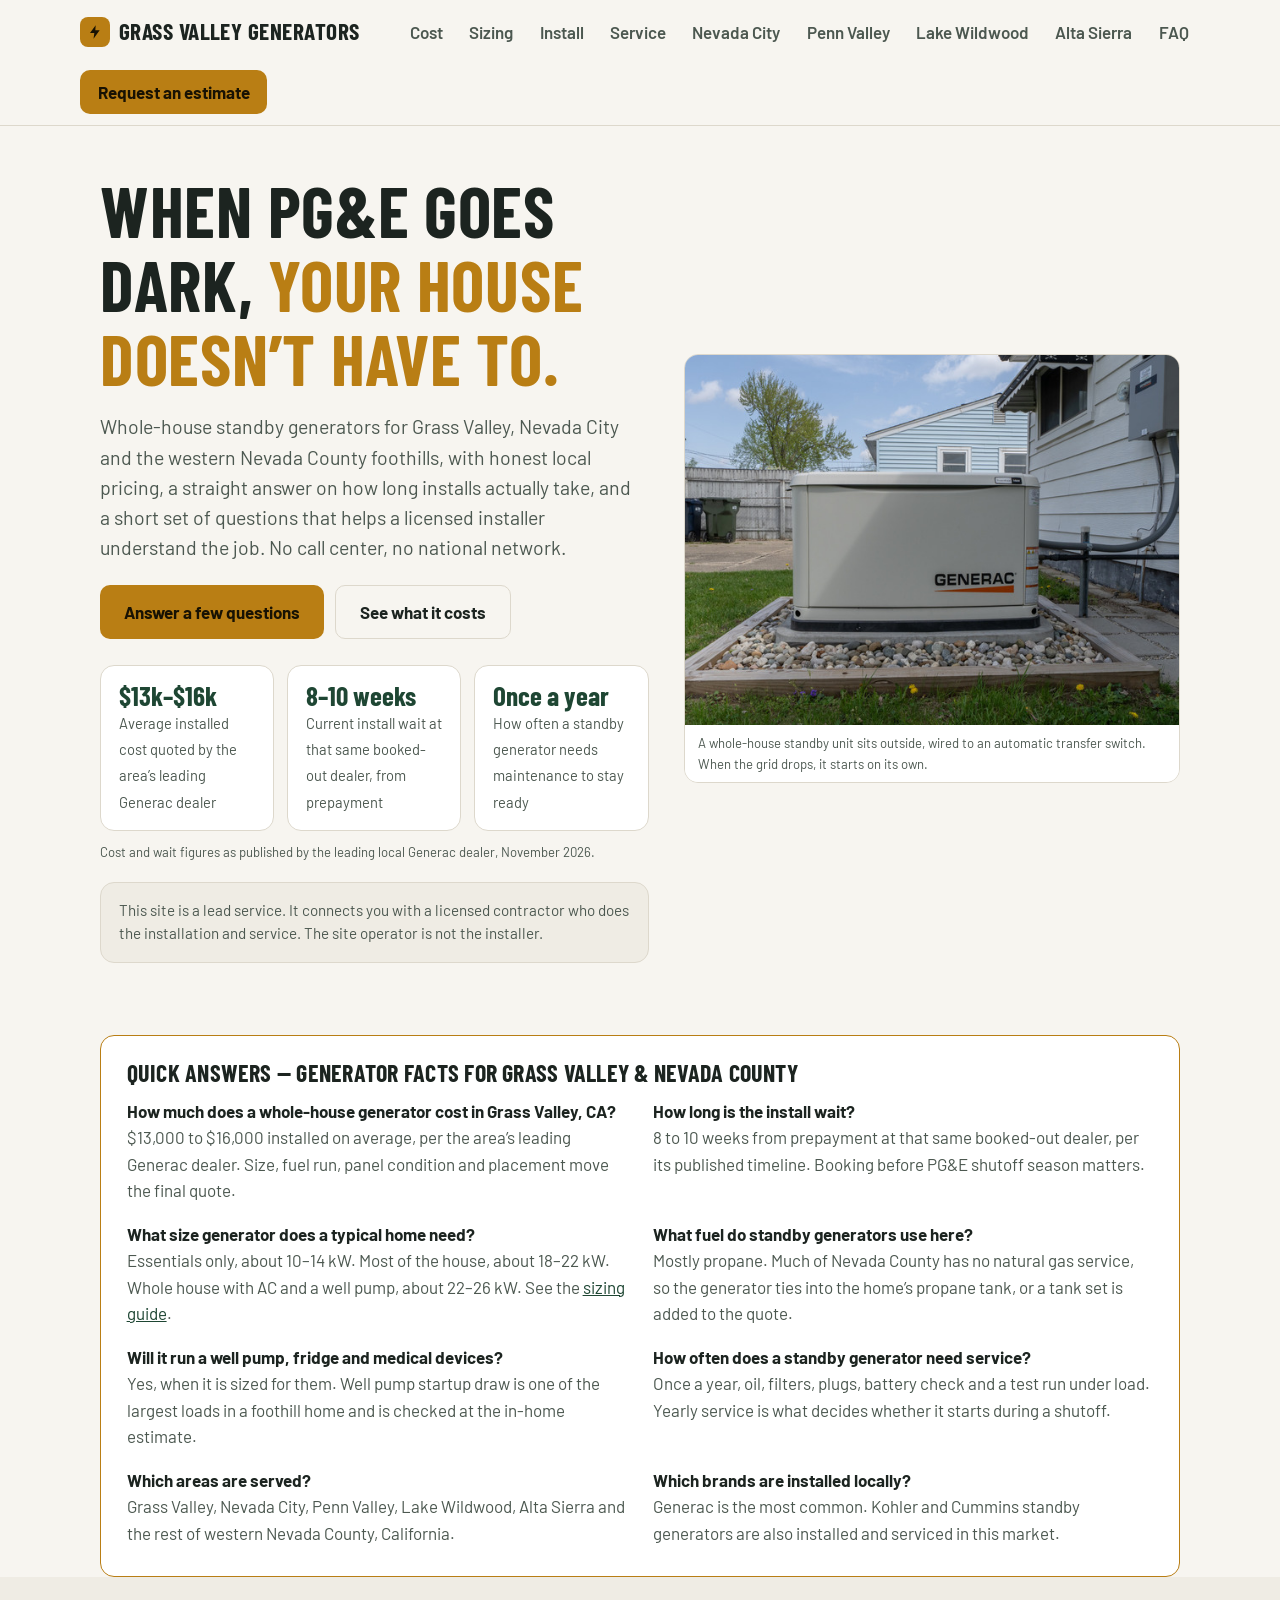
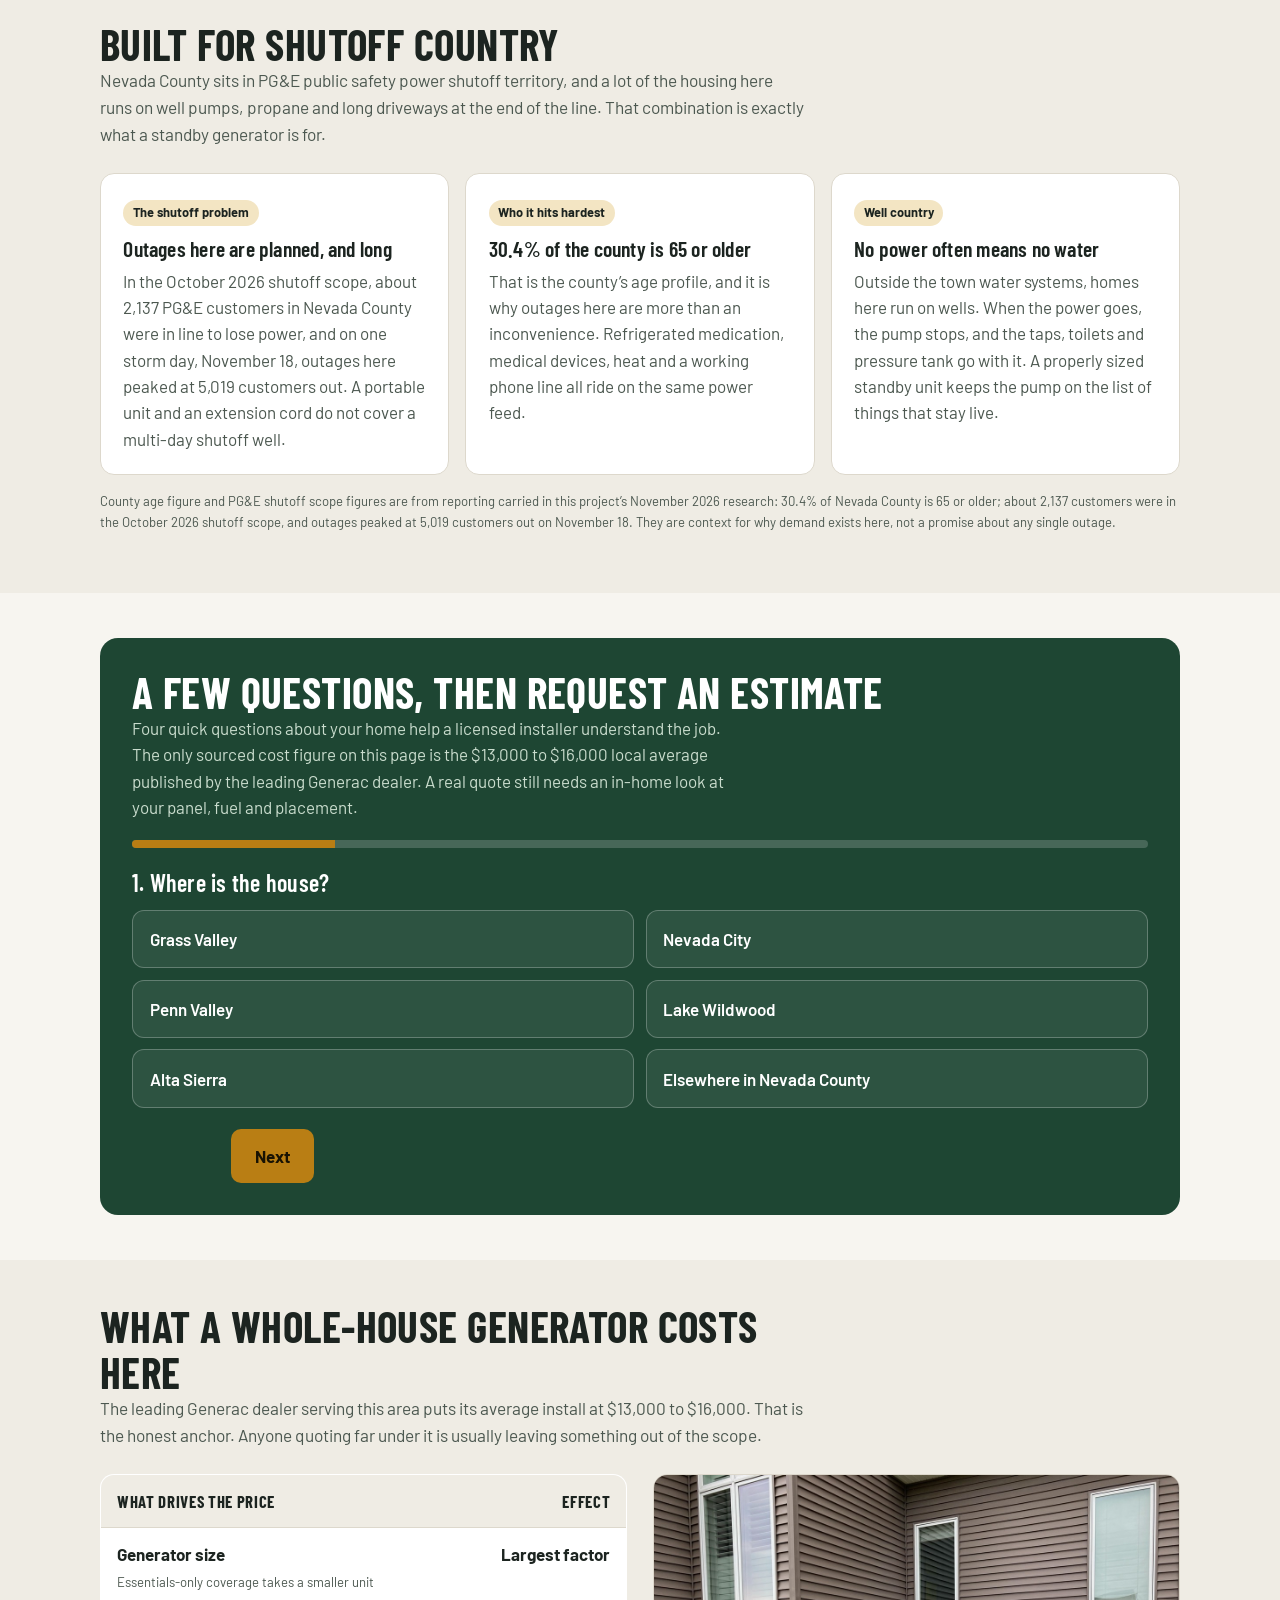
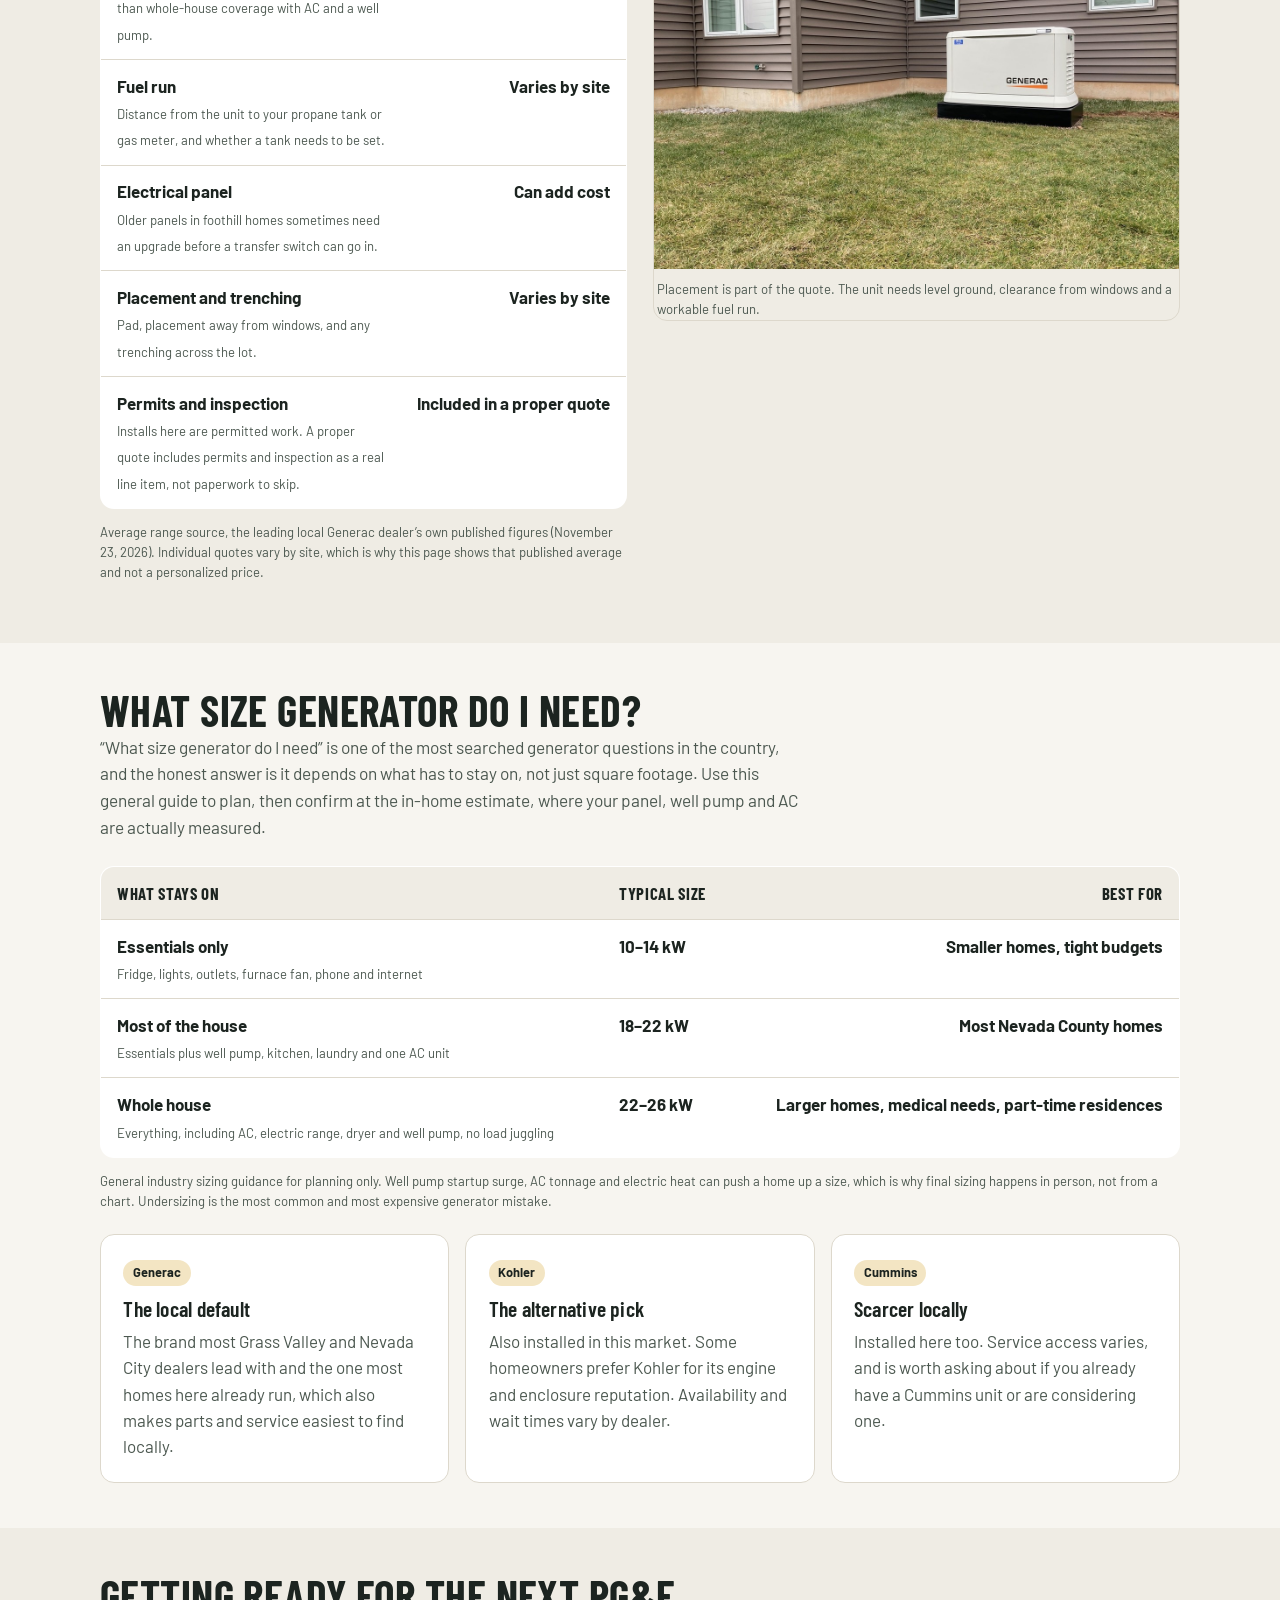
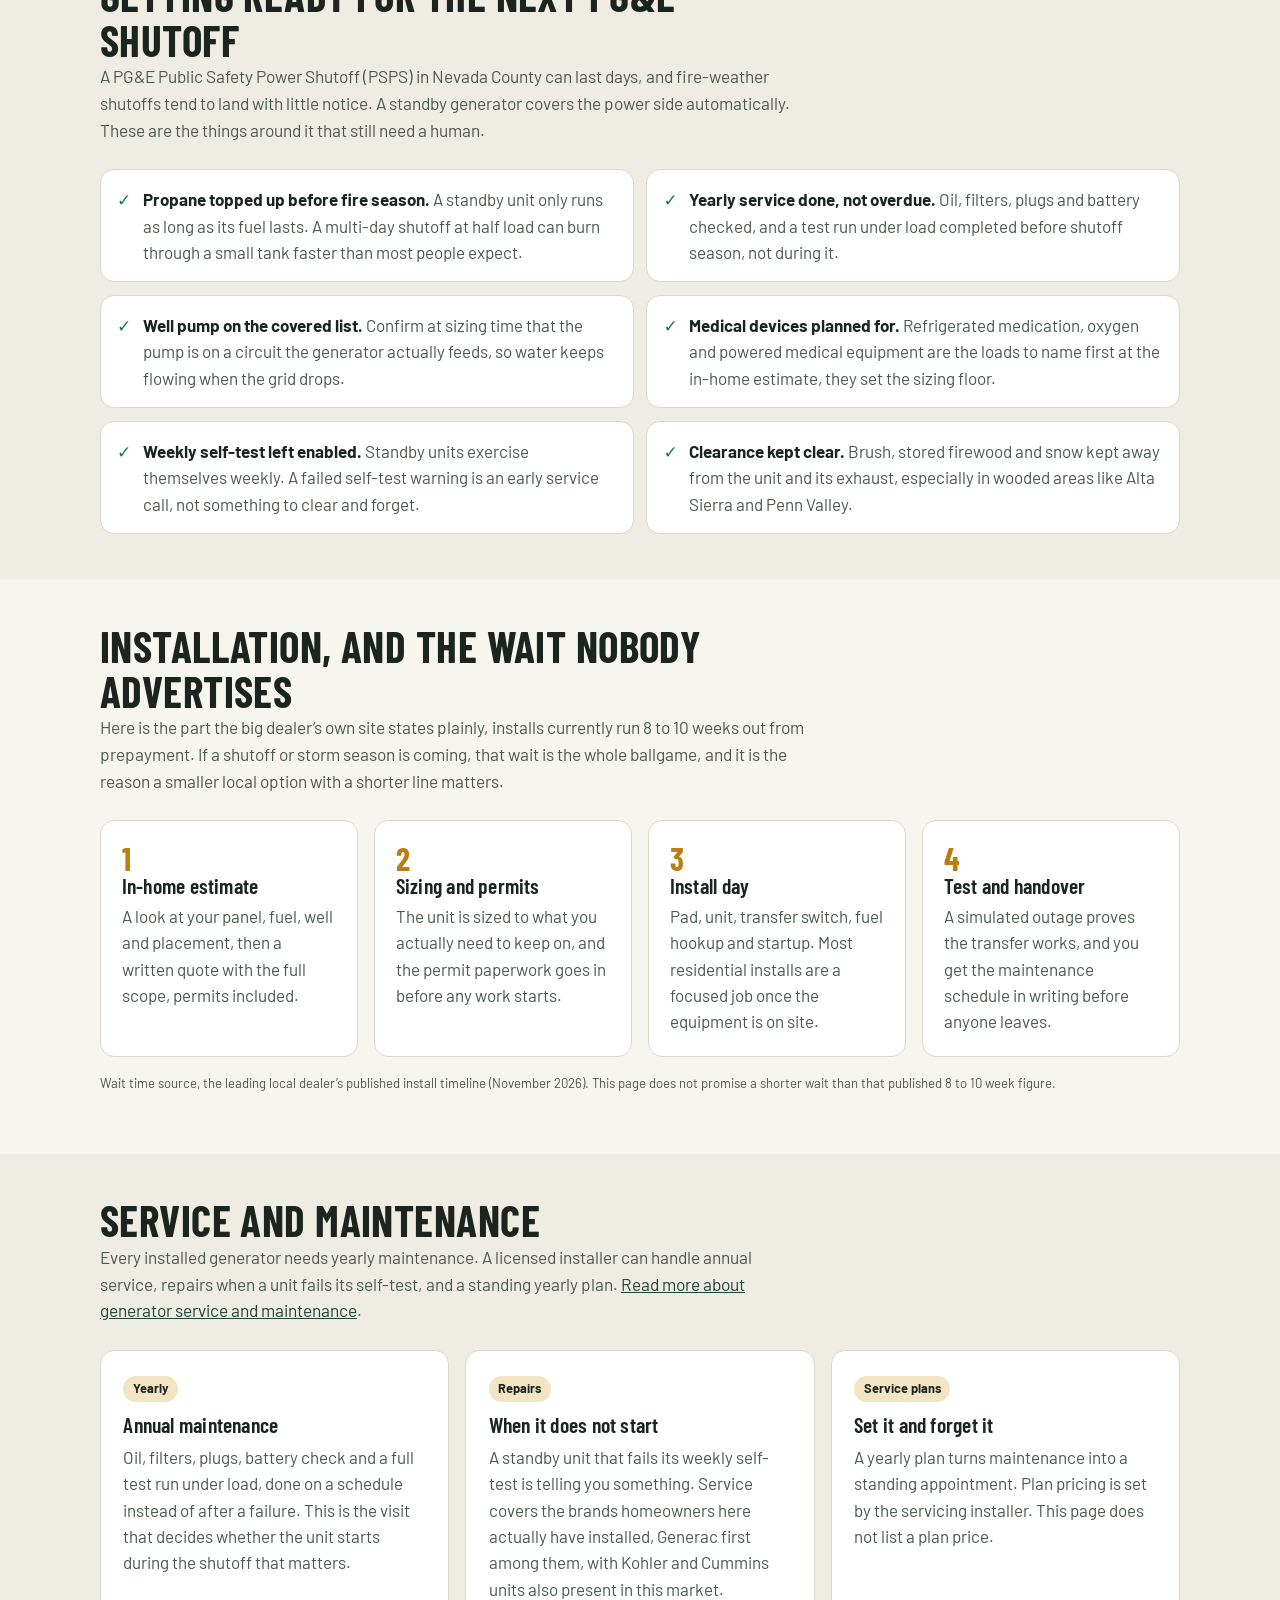
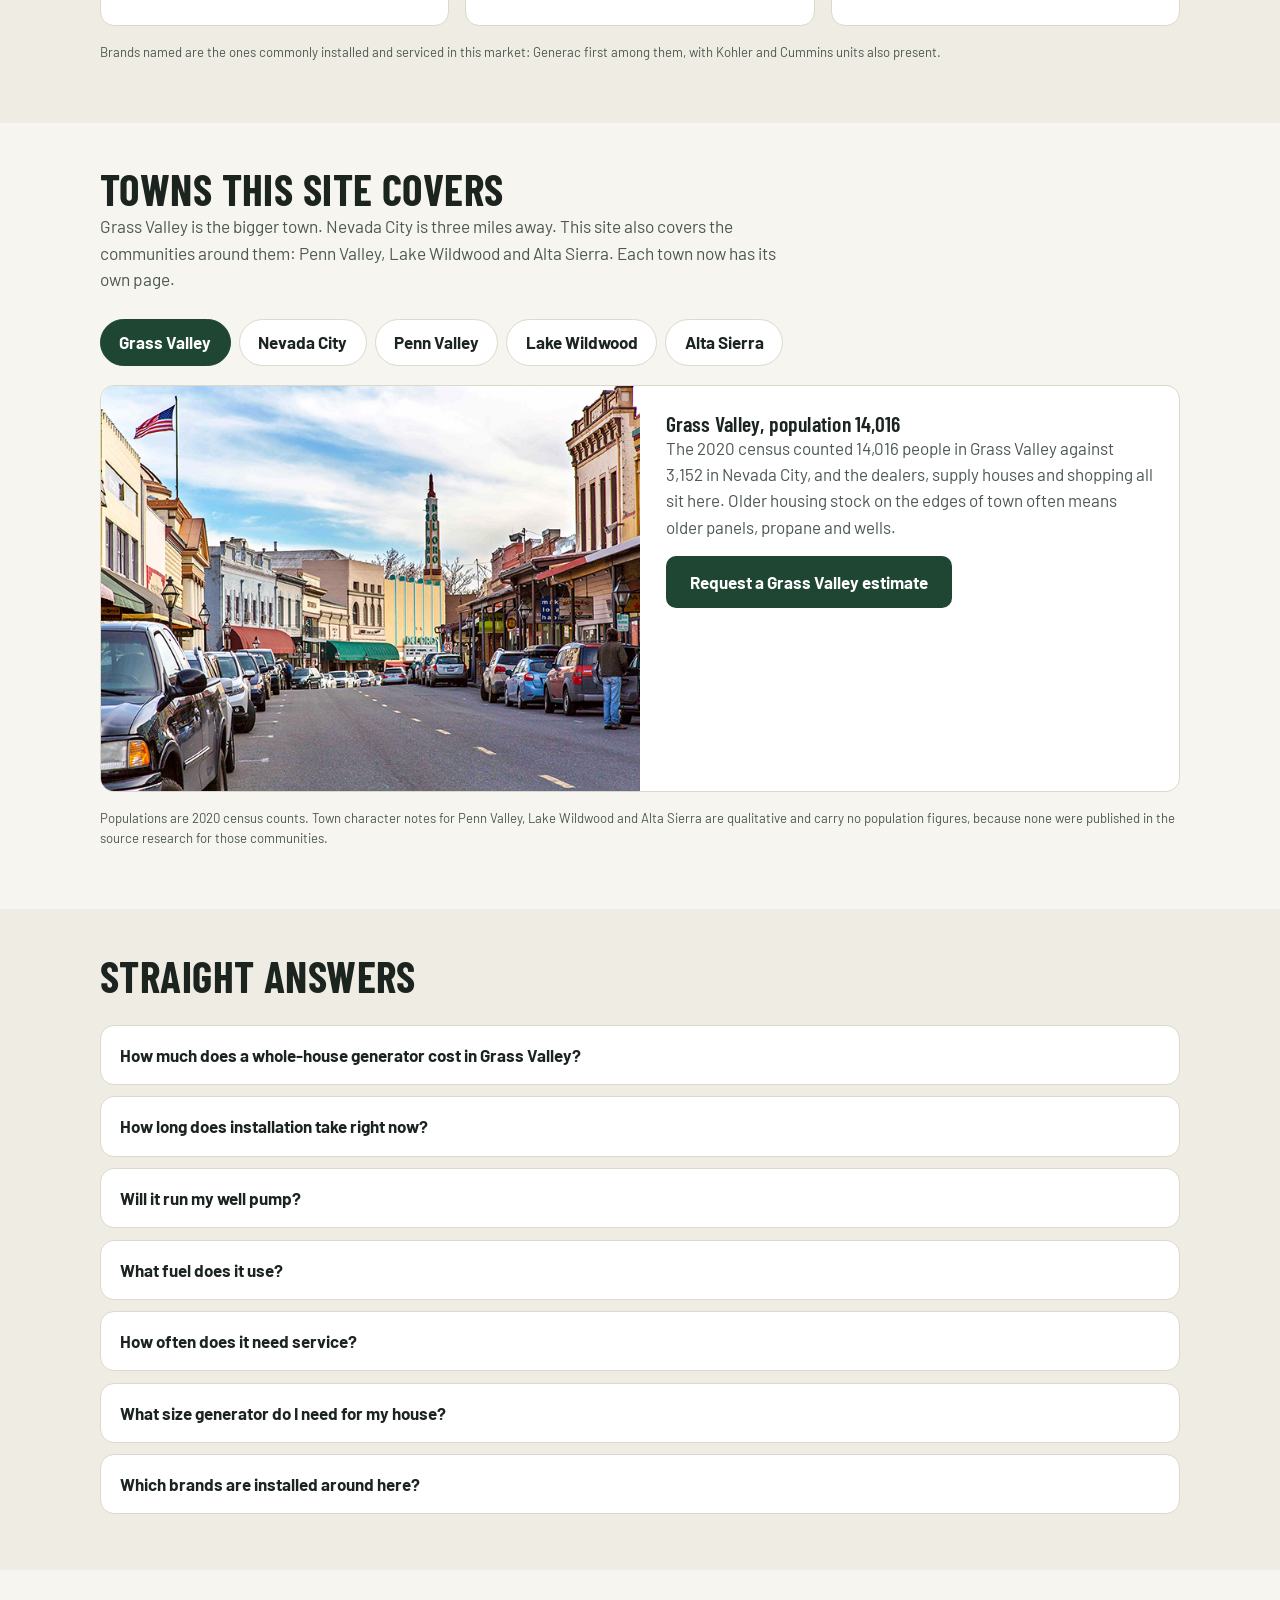
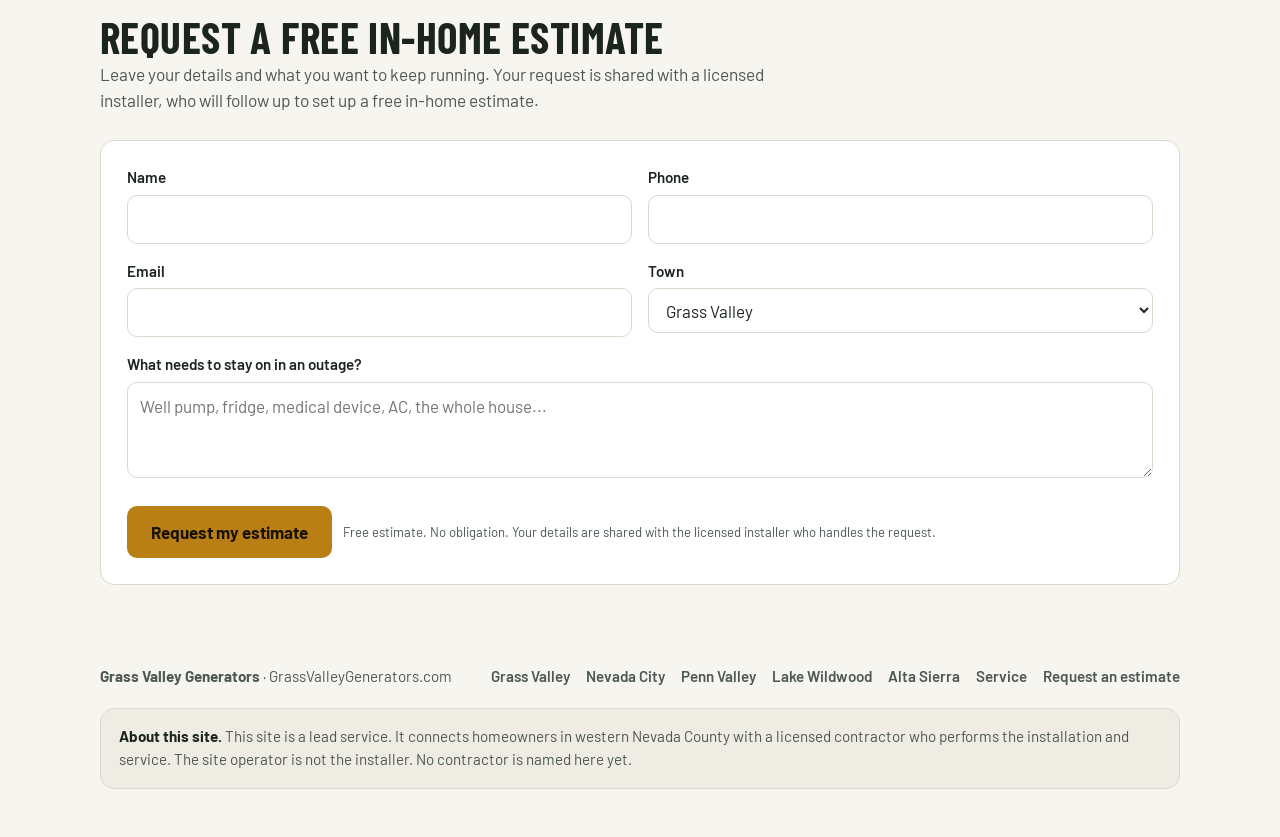
<file: index.html>
<!DOCTYPE html>
<html lang="en">
<head>
  <meta charset="utf-8" />
  <meta name="viewport" content="width=device-width, initial-scale=1, viewport-fit=cover" />
  <meta name="color-scheme" content="light dark" />
  <meta name="description" content="Whole house generator installation, cost and service in Grass Valley CA, Nevada City, Penn Valley, Lake Wildwood & Alta Sierra. Installed cost $13,000–$16,000." />
  <meta name="robots" content="index, follow, max-image-preview:large, max-snippet:-1" />
  <link rel="canonical" href="https://grassvalleygenerators.com/" />
  <meta property="og:type" content="website" />
  <meta property="og:site_name" content="Grass Valley Generators" />
  <meta property="og:title" content="Whole House Generators Grass Valley CA | Cost, Installation & Service" />
  <meta property="og:description" content="Whole house generator installation, cost and service in Grass Valley CA, Nevada City, Penn Valley, Lake Wildwood & Alta Sierra. Installed cost $13,000–$16,000." />
  <meta property="og:url" content="https://grassvalleygenerators.com/" />
  <meta property="og:locale" content="en_US" />
  <meta property="og:image" content="https://grassvalleygenerators.com/assets/hero-generator.jpg" />
  <meta property="og:image:alt" content="Whole-house standby generator installed beside a home in Nevada County, California" />
  <meta name="twitter:card" content="summary_large_image" />
  <meta name="twitter:title" content="Whole House Generators Grass Valley CA | Cost, Installation & Service" />
  <meta name="twitter:description" content="Whole house generator installation, cost and service in Grass Valley CA, Nevada City, Penn Valley, Lake Wildwood & Alta Sierra. Installed cost $13,000–$16,000." />
  <meta name="twitter:image" content="https://grassvalleygenerators.com/assets/hero-generator.jpg" />
  <link rel="icon" href="data:," />
  <link rel="preconnect" href="https://fonts.googleapis.com" />
  <link rel="preconnect" href="https://fonts.gstatic.com" crossorigin />
  <link href="https://fonts.googleapis.com/css2?family=Barlow+Condensed:wght@500;600;700&family=Barlow:wght@400;500;600;700&display=swap" rel="stylesheet" />
  <link rel="stylesheet" href="/css/site.css" />
  <title>Whole House Generators Grass Valley CA | Cost, Installation & Service</title>
  <script type="application/ld+json">
{
  "@context": "https://schema.org",
  "@graph": [
    {
      "@type": "LocalBusiness",
      "@id": "https://grassvalleygenerators.com/#business",
      "name": "Grass Valley Generators",
      "url": "https://grassvalleygenerators.com/",
      "description": "A lead service that connects homeowners in Grass Valley, Nevada City and western Nevada County, California, with a licensed contractor for whole-house standby generator installation, service and free in-home estimates. Local average installed cost $13,000 to $16,000, as published by the area's leading Generac dealer.",
      "image": "https://grassvalleygenerators.com/assets/hero-generator.jpg",
      "priceRange": "$13,000 - $16,000 average installed",
      "areaServed": [
        { "@type": "City", "name": "Grass Valley, CA" },
        { "@type": "City", "name": "Nevada City, CA" },
        { "@type": "Place", "name": "Penn Valley, CA" },
        { "@type": "Place", "name": "Lake Wildwood, CA" },
        { "@type": "Place", "name": "Alta Sierra, CA" },
        { "@type": "AdministrativeArea", "name": "Nevada County, CA" }
      ],
      "makesOffer": [
        { "@type": "Offer", "itemOffered": { "@type": "Service", "name": "Connection to a licensed contractor for whole-house standby generator installation" } },
        { "@type": "Offer", "itemOffered": { "@type": "Service", "name": "Connection to a licensed contractor for standby generator service and annual maintenance" } },
        { "@type": "Offer", "itemOffered": { "@type": "Service", "name": "Free in-home generator estimate arranged with a licensed installer" } }
      ],
      "knowsAbout": ["Generac standby generators", "Kohler generators", "Cummins generators", "Automatic transfer switches", "PG&E Public Safety Power Shutoffs (PSPS)", "Propane generator installation", "Well pump backup power"]
    },
    {
      "@type": "WebSite",
      "@id": "https://grassvalleygenerators.com/#website",
      "url": "https://grassvalleygenerators.com/",
      "name": "Grass Valley Generators",
      "publisher": { "@id": "https://grassvalleygenerators.com/#business" },
      "inLanguage": "en-US"
    },
    {
      "@type": "WebPage",
      "@id": "https://grassvalleygenerators.com/#webpage",
      "url": "https://grassvalleygenerators.com/",
      "name": "Whole House Generators Grass Valley CA | Cost, Installation & Service",
      "isPartOf": { "@id": "https://grassvalleygenerators.com/#website" },
      "about": { "@id": "https://grassvalleygenerators.com/#business" }
    },
    {
      "@type": "FAQPage",
      "@id": "https://grassvalleygenerators.com/#faq",
      "mainEntity": [
        { "@type": "Question", "name": "How much does a whole-house generator cost in Grass Valley?", "acceptedAnswer": { "@type": "Answer", "text": "The leading local Generac dealer puts its average install at $13,000 to $16,000. Size, fuel run, panel condition and placement move a real quote around that anchor. A licensed installer confirms the real number at a free in-home estimate." } },
        { "@type": "Question", "name": "How long does installation take right now?", "acceptedAnswer": { "@type": "Answer", "text": "The booked-out leading dealer states 8 to 10 weeks from prepayment on its own site. This page does not promise a shorter timeline than that published figure." } },
        { "@type": "Question", "name": "Will it run my well pump?", "acceptedAnswer": { "@type": "Answer", "text": "Yes, if it is sized for it. Pump startup draw is one of the biggest loads in a foothill home, which is why the quiz asks what needs to stay on and why the in-home estimate checks the pump before sizing the unit." } },
        { "@type": "Question", "name": "What fuel does it use?", "acceptedAnswer": { "@type": "Answer", "text": "Most installs here run on propane, since much of the county has no natural gas service. If your home already has a propane tank, the generator ties into it. If not, a tank set becomes part of the quote." } },
        { "@type": "Question", "name": "How often does it need service?", "acceptedAnswer": { "@type": "Answer", "text": "Yearly. Every installed generator needs annual maintenance — oil, filters, plugs, battery check and a test run under load — to stay ready for an outage." } },
        { "@type": "Question", "name": "What size generator do I need for my house?", "acceptedAnswer": { "@type": "Answer", "text": "Essentials-only coverage typically takes a 10 to 14 kW unit, most of a typical home takes 18 to 22 kW, and whole-house coverage with AC, an electric range and a well pump typically takes 22 to 26 kW. Square footage alone does not decide it, your loads do. The final size is confirmed at the in-home estimate." } },
        { "@type": "Question", "name": "Which brands are installed around here?", "acceptedAnswer": { "@type": "Answer", "text": "Generac is the name most local dealers lead with. Kohler and Cummins units are also installed in this market." } }
      ]
    },
    {
      "@type": "HowTo",
      "name": "How whole-house generator installation works in Nevada County",
      "description": "The four steps from estimate to a tested standby generator install in Grass Valley and Nevada City, California, performed by a licensed contractor.",
      "step": [
        { "@type": "HowToStep", "position": 1, "name": "In-home estimate", "text": "A licensed installer looks at your panel, fuel, well and placement, then provides a written quote with the full scope, permits included." },
        { "@type": "HowToStep", "position": 2, "name": "Sizing and permits", "text": "The unit is sized to what you actually need to keep on, and permit paperwork goes in before work starts." },
        { "@type": "HowToStep", "position": 3, "name": "Install day", "text": "Pad, unit, transfer switch, fuel hookup and startup." },
        { "@type": "HowToStep", "position": 4, "name": "Test and handover", "text": "A simulated outage proves the transfer works, and you get the maintenance schedule in writing." }
      ]
    }
  ]
}
</script>
</head>
<body>

<header class="site">
  <div class="wrap nav">
    <a class="brand" href="/"><span class="bolt" aria-hidden="true"><svg width="16" height="16" viewBox="0 0 24 24" fill="#181203"><path d="M13 2 4.5 13.5H11L9.8 22 19 9.5h-6.5L13 2z"/></svg></span>Grass Valley Generators</a>
    <nav aria-label="Site">
      <a href="/#cost">Cost</a><a href="/#sizing">Sizing</a><a href="/#install">Install</a><a href="/generator-service/">Service</a><a href="/nevada-city/">Nevada City</a><a href="/penn-valley/">Penn Valley</a><a href="/lake-wildwood/">Lake Wildwood</a><a href="/alta-sierra/">Alta Sierra</a><a href="/#faq">FAQ</a>
    </nav>
    <a class="btn gold" href="/#book">Request an estimate</a>
    <a class="btn ghost call-btn" data-call-btn hidden href="#"><span data-call-label>Call</span></a>
  </div>
</header>

<main id="top">

  <!-- HERO -->
  <div class="hero">
    <div class="wrap hero-grid">
      <div>
        <h1>When PG&amp;E goes dark, <span>your house doesn&rsquo;t have to.</span></h1>
        <p class="lede" style="margin-top:1rem">Whole-house standby generators for Grass Valley, Nevada City and the western Nevada County foothills, with honest local pricing, a straight answer on how long installs actually take, and a short set of questions that helps a licensed installer understand the job. No call center, no national network.</p>
        <div class="cta-row">
          <a class="btn gold" href="#quiz">Answer a few questions</a>
          <a class="btn ghost" href="#cost">See what it costs</a>
        </div>
        <div class="stat-row">
          <div class="stat"><b>$13k&ndash;$16k</b><span>Average installed cost quoted by the area&rsquo;s leading Generac dealer</span></div>
          <div class="stat"><b>8&ndash;10 weeks</b><span>Current install wait at that same booked-out dealer, from prepayment</span></div>
          <div class="stat"><b>Once a year</b><span>How often a standby generator needs maintenance to stay ready</span></div>
        </div>
        <p class="src" style="margin-top:.7rem">Cost and wait figures as published by the leading local Generac dealer, November 2026.</p>
        <p class="disclosure">This site is a lead service. It connects you with a licensed contractor who does the installation and service. The site operator is not the installer.</p>
      </div>
      <figure class="hero-img" style="margin:0">
        <img src="/images/generac-standby-generator-transfer-switch.jpg" alt="A Generac whole-house standby generator installed on a concrete pad beside a home, with its automatic transfer switch mounted on the wall above it" />
        <figcaption>A whole-house standby unit sits outside, wired to an automatic transfer switch. When the grid drops, it starts on its own.</figcaption>
      </figure>
    </div>
  </div>

  <!-- QUICK ANSWERS: direct, citable facts for search and AI answer engines -->
  <div class="wrap">
    <div class="quick" aria-labelledby="quick-h">
      <h2 id="quick-h">Quick answers — generator facts for Grass Valley &amp; Nevada County</h2>
      <dl>
        <div><dt>How much does a whole-house generator cost in Grass Valley, CA?</dt><dd>$13,000 to $16,000 installed on average, per the area&rsquo;s leading Generac dealer. Size, fuel run, panel condition and placement move the final quote.</dd></div>
        <div><dt>How long is the install wait?</dt><dd>8 to 10 weeks from prepayment at that same booked-out dealer, per its published timeline. Booking before PG&amp;E shutoff season matters.</dd></div>
        <div><dt>What size generator does a typical home need?</dt><dd>Essentials only, about 10&ndash;14&nbsp;kW. Most of the house, about 18&ndash;22&nbsp;kW. Whole house with AC and a well pump, about 22&ndash;26&nbsp;kW. See the <a href="#sizing">sizing guide</a>.</dd></div>
        <div><dt>What fuel do standby generators use here?</dt><dd>Mostly propane. Much of Nevada County has no natural gas service, so the generator ties into the home&rsquo;s propane tank, or a tank set is added to the quote.</dd></div>
        <div><dt>Will it run a well pump, fridge and medical devices?</dt><dd>Yes, when it is sized for them. Well pump startup draw is one of the largest loads in a foothill home and is checked at the in-home estimate.</dd></div>
        <div><dt>How often does a standby generator need service?</dt><dd>Once a year, oil, filters, plugs, battery check and a test run under load. Yearly service is what decides whether it starts during a shutoff.</dd></div>
        <div><dt>Which areas are served?</dt><dd>Grass Valley, Nevada City, Penn Valley, Lake Wildwood, Alta Sierra and the rest of western Nevada County, California.</dd></div>
        <div><dt>Which brands are installed locally?</dt><dd>Generac is the most common. Kohler and Cummins standby generators are also installed and serviced in this market.</dd></div>
      </dl>
    </div>
  </div>

  <!-- WHY HERE -->
  <section class="alt" aria-labelledby="why-h">
    <div class="wrap">
      <div class="sec-head">
        <h2 id="why-h">Built for shutoff country</h2>
        <p>Nevada County sits in PG&amp;E public safety power shutoff territory, and a lot of the housing here runs on well pumps, propane and long driveways at the end of the line. That combination is exactly what a standby generator is for.</p>
      </div>
      <div class="cards">
        <div class="card">
          <span class="tag">The shutoff problem</span>
          <h3>Outages here are planned, and long</h3>
          <p>In the October 2026 shutoff scope, about 2,137 PG&amp;E customers in Nevada County were in line to lose power, and on one storm day, November 18, outages here peaked at 5,019 customers out. A portable unit and an extension cord do not cover a multi-day shutoff well.</p>
        </div>
        <div class="card">
          <span class="tag">Who it hits hardest</span>
          <h3>30.4% of the county is 65 or older</h3>
          <p>That is the county&rsquo;s age profile, and it is why outages here are more than an inconvenience. Refrigerated medication, medical devices, heat and a working phone line all ride on the same power feed.</p>
        </div>
        <div class="card">
          <span class="tag">Well country</span>
          <h3>No power often means no water</h3>
          <p>Outside the town water systems, homes here run on wells. When the power goes, the pump stops, and the taps, toilets and pressure tank go with it. A properly sized standby unit keeps the pump on the list of things that stay live.</p>
        </div>
      </div>
      <p class="src" style="margin-top:1rem">County age figure and PG&amp;E shutoff scope figures are from reporting carried in this project&rsquo;s November 2026 research: 30.4% of Nevada County is 65 or older; about 2,137 customers were in the October 2026 shutoff scope, and outages peaked at 5,019 customers out on November 18. They are context for why demand exists here, not a promise about any single outage.</p>
    </div>
  </section>

  <!-- QUIZ -->
  <section id="quiz" aria-labelledby="quiz-h">
    <div class="wrap">
      <div class="quiz">
        <h2 id="quiz-h">A few questions, then request an estimate</h2>
        <p class="q-sub">Four quick questions about your home help a licensed installer understand the job. The only sourced cost figure on this page is the $13,000 to $16,000 local average published by the leading Generac dealer. A real quote still needs an in-home look at your panel, fuel and placement.</p>
        <div class="q-progress" aria-hidden="true"><i id="qBar"></i></div>

        <div class="q-step on" data-step="1">
          <h3>1. Where is the house?</h3>
          <div class="opts" data-group="town">
            <button type="button" class="opt">Grass Valley</button>
            <button type="button" class="opt">Nevada City</button>
            <button type="button" class="opt">Penn Valley</button>
            <button type="button" class="opt">Lake Wildwood</button>
            <button type="button" class="opt">Alta Sierra</button>
            <button type="button" class="opt">Elsewhere in Nevada County</button>
          </div>
        </div>

        <div class="q-step" data-step="2">
          <h3>2. How big is the home?</h3>
          <div class="opts" data-group="size">
            <button type="button" class="opt" data-mult="0.92">Under 1,500 sq ft</button>
            <button type="button" class="opt" data-mult="1">1,500 to 2,500 sq ft</button>
            <button type="button" class="opt" data-mult="1.08">2,500 to 3,500 sq ft</button>
            <button type="button" class="opt" data-mult="1.16">Over 3,500 sq ft</button>
          </div>
        </div>

        <div class="q-step" data-step="3">
          <h3>3. What should stay on in an outage?</h3>
          <div class="opts" data-group="cover">
            <button type="button" class="opt" data-add="-2500">Essentials only<small>Fridge, lights, outlets, furnace fan</small></button>
            <button type="button" class="opt" data-add="0">Most of the house<small>Essentials plus well pump and kitchen</small></button>
            <button type="button" class="opt" data-add="2500">The whole house<small>Everything, including AC and electric range</small></button>
          </div>
        </div>

        <div class="q-step" data-step="4">
          <h3>4. What fuel is at the house?</h3>
          <div class="opts" data-group="fuel">
            <button type="button" class="opt" data-add="0">Propane tank on site</button>
            <button type="button" class="opt" data-add="0">Natural gas</button>
            <button type="button" class="opt" data-add="1200">No propane tank yet<small>A tank set adds cost</small></button>
            <button type="button" class="opt" data-add="0">Not sure</button>
          </div>
        </div>

        <div class="q-step" data-step="5">
          <h3>Request a free estimate</h3>
          <div class="result-box">
            <p style="margin:0 0 .3rem;font-weight:700">Request a free estimate</p>
            <p class="big" id="qResult">$13,000 &ndash; $16,000</p>
            <p id="qSummary">The published local average, from the leading Generac dealer serving this area.</p>
            <p style="margin:0">That average is a planning anchor, not a personalized quote. Size, what you need to keep on, fuel, panel work and placement can move a real quote either way. The next step is a free in-home estimate with a licensed installer.</p>
          </div>
        </div>

        <div class="q-nav">
          <button type="button" class="btn ghost" id="qBack" style="visibility:hidden">Back</button>
          <button type="button" class="btn gold" id="qNext" disabled>Next</button>
          <a class="btn gold" id="qBook" href="#book" style="display:none">Request a free estimate</a>
          <button type="button" class="btn ghost" id="qRestart" style="display:none">Start over</button>
        </div>
      </div>
    </div>
  </section>

  <!-- COST -->
  <section id="cost" class="alt" aria-labelledby="cost-h">
    <div class="wrap">
      <div class="sec-head">
        <h2 id="cost-h">What a whole-house generator costs here</h2>
        <p>The leading Generac dealer serving this area puts its average install at $13,000 to $16,000. That is the honest anchor. Anyone quoting far under it is usually leaving something out of the scope.</p>
      </div>
      <div class="cost-grid">
        <div>
          <table aria-label="What drives the installed cost">
            <thead><tr><th>What drives the price</th><th class="n">Effect</th></tr></thead>
            <tbody>
              <tr><td><strong>Generator size</strong><br /><span class="src">Essentials-only coverage takes a smaller unit than whole-house coverage with AC and a well pump.</span></td><td class="n">Largest factor</td></tr>
              <tr><td><strong>Fuel run</strong><br /><span class="src">Distance from the unit to your propane tank or gas meter, and whether a tank needs to be set.</span></td><td class="n">Varies by site</td></tr>
              <tr><td><strong>Electrical panel</strong><br /><span class="src">Older panels in foothill homes sometimes need an upgrade before a transfer switch can go in.</span></td><td class="n">Can add cost</td></tr>
              <tr><td><strong>Placement and trenching</strong><br /><span class="src">Pad, placement away from windows, and any trenching across the lot.</span></td><td class="n">Varies by site</td></tr>
              <tr><td><strong>Permits and inspection</strong><br /><span class="src">Installs here are permitted work. A proper quote includes permits and inspection as a real line item, not paperwork to skip.</span></td><td class="n">Included in a proper quote</td></tr>
            </tbody>
          </table>
          <p class="src" style="margin-top:.8rem">Average range source, the leading local Generac dealer&rsquo;s own published figures (November 23, 2026). Individual quotes vary by site, which is why this page shows that published average and not a personalized price.</p>
        </div>
        <figure class="cost-img" style="margin:0">
          <img src="/images/generac-generator-grass-valley-house.jpg" loading="lazy" decoding="async" alt="A white Generac standby generator installed tight against the side of a house with brown siding in Grass Valley, California" />
          <figcaption class="src" style="padding:.6rem .2rem 0">Placement is part of the quote. The unit needs level ground, clearance from windows and a workable fuel run.</figcaption>
        </figure>
      </div>
    </div>
  </section>

  <!-- SIZING GUIDE -->
  <section id="sizing" aria-labelledby="sizing-h">
    <div class="wrap">
      <div class="sec-head">
        <h2 id="sizing-h">What size generator do I need?</h2>
        <p>&ldquo;What size generator do I need&rdquo; is one of the most searched generator questions in the country, and the honest answer is it depends on what has to stay on, not just square footage. Use this general guide to plan, then confirm at the in-home estimate, where your panel, well pump and AC are actually measured.</p>
      </div>
      <table aria-label="Generator sizing guide by coverage level">
        <thead><tr><th>What stays on</th><th>Typical size</th><th class="n">Best for</th></tr></thead>
        <tbody>
          <tr><td><strong>Essentials only</strong><br /><span class="src">Fridge, lights, outlets, furnace fan, phone and internet</span></td><td><strong>10&ndash;14 kW</strong></td><td class="n">Smaller homes, tight budgets</td></tr>
          <tr><td><strong>Most of the house</strong><br /><span class="src">Essentials plus well pump, kitchen, laundry and one AC unit</span></td><td><strong>18&ndash;22 kW</strong></td><td class="n">Most Nevada County homes</td></tr>
          <tr><td><strong>Whole house</strong><br /><span class="src">Everything, including AC, electric range, dryer and well pump, no load juggling</span></td><td><strong>22&ndash;26 kW</strong></td><td class="n">Larger homes, medical needs, part-time residences</td></tr>
        </tbody>
      </table>
      <p class="src" style="margin-top:.8rem">General industry sizing guidance for planning only. Well pump startup surge, AC tonnage and electric heat can push a home up a size, which is why final sizing happens in person, not from a chart. Undersizing is the most common and most expensive generator mistake.</p>
      <div class="cards" style="margin-top:1.4rem">
        <div class="card"><span class="tag">Generac</span><h3>The local default</h3><p>The brand most Grass Valley and Nevada City dealers lead with and the one most homes here already run, which also makes parts and service easiest to find locally.</p></div>
        <div class="card"><span class="tag">Kohler</span><h3>The alternative pick</h3><p>Also installed in this market. Some homeowners prefer Kohler for its engine and enclosure reputation. Availability and wait times vary by dealer.</p></div>
        <div class="card"><span class="tag">Cummins</span><h3>Scarcer locally</h3><p>Installed here too. Service access varies, and is worth asking about if you already have a Cummins unit or are considering one.</p></div>
      </div>
    </div>
  </section>

  <!-- PSPS CHECKLIST -->
  <section class="alt" aria-labelledby="psps-h">
    <div class="wrap">
      <div class="sec-head">
        <h2 id="psps-h">Getting ready for the next PG&amp;E shutoff</h2>
        <p>A PG&amp;E Public Safety Power Shutoff (PSPS) in Nevada County can last days, and fire-weather shutoffs tend to land with little notice. A standby generator covers the power side automatically. These are the things around it that still need a human.</p>
      </div>
      <ul class="checklist">
        <li><b>Propane topped up before fire season.</b> A standby unit only runs as long as its fuel lasts. A multi-day shutoff at half load can burn through a small tank faster than most people expect.</li>
        <li><b>Yearly service done, not overdue.</b> Oil, filters, plugs and battery checked, and a test run under load completed before shutoff season, not during it.</li>
        <li><b>Well pump on the covered list.</b> Confirm at sizing time that the pump is on a circuit the generator actually feeds, so water keeps flowing when the grid drops.</li>
        <li><b>Medical devices planned for.</b> Refrigerated medication, oxygen and powered medical equipment are the loads to name first at the in-home estimate, they set the sizing floor.</li>
        <li><b>Weekly self-test left enabled.</b> Standby units exercise themselves weekly. A failed self-test warning is an early service call, not something to clear and forget.</li>
        <li><b>Clearance kept clear.</b> Brush, stored firewood and snow kept away from the unit and its exhaust, especially in wooded areas like Alta Sierra and Penn Valley.</li>
      </ul>
    </div>
  </section>

  <!-- INSTALL / TIMELINE -->
  <section id="install" aria-labelledby="install-h">
    <div class="wrap">
      <div class="sec-head">
        <h2 id="install-h">Installation, and the wait nobody advertises</h2>
        <p>Here is the part the big dealer&rsquo;s own site states plainly, installs currently run 8 to 10 weeks out from prepayment. If a shutoff or storm season is coming, that wait is the whole ballgame, and it is the reason a smaller local option with a shorter line matters.</p>
      </div>
      <div class="steps">
        <div class="step"><b>1</b><h3>In-home estimate</h3><p>A look at your panel, fuel, well and placement, then a written quote with the full scope, permits included.</p></div>
        <div class="step"><b>2</b><h3>Sizing and permits</h3><p>The unit is sized to what you actually need to keep on, and the permit paperwork goes in before any work starts.</p></div>
        <div class="step"><b>3</b><h3>Install day</h3><p>Pad, unit, transfer switch, fuel hookup and startup. Most residential installs are a focused job once the equipment is on site.</p></div>
        <div class="step"><b>4</b><h3>Test and handover</h3><p>A simulated outage proves the transfer works, and you get the maintenance schedule in writing before anyone leaves.</p></div>
      </div>
      <p class="src" style="margin-top:1rem">Wait time source, the leading local dealer&rsquo;s published install timeline (November 2026). This page does not promise a shorter wait than that published 8 to 10 week figure.</p>
    </div>
  </section>

  <!-- SERVICE -->
  <section id="service" class="alt" aria-labelledby="service-h">
    <div class="wrap">
      <div class="sec-head">
        <h2 id="service-h">Service and maintenance</h2>
        <p>Every installed generator needs yearly maintenance. A licensed installer can handle annual service, repairs when a unit fails its self-test, and a standing yearly plan. <a href="/generator-service/">Read more about generator service and maintenance</a>.</p>
      </div>
      <div class="cards">
        <div class="card">
          <span class="tag">Yearly</span>
          <h3>Annual maintenance</h3>
          <p>Oil, filters, plugs, battery check and a full test run under load, done on a schedule instead of after a failure. This is the visit that decides whether the unit starts during the shutoff that matters.</p>
        </div>
        <div class="card">
          <span class="tag">Repairs</span>
          <h3>When it does not start</h3>
          <p>A standby unit that fails its weekly self-test is telling you something. Service covers the brands homeowners here actually have installed, Generac first among them, with Kohler and Cummins units also present in this market.</p>
        </div>
        <div class="card">
          <span class="tag">Service plans</span>
          <h3>Set it and forget it</h3>
          <p>A yearly plan turns maintenance into a standing appointment. Plan pricing is set by the servicing installer. This page does not list a plan price.</p>
        </div>
      </div>
      <p class="src" style="margin-top:1rem">Brands named are the ones commonly installed and serviced in this market: Generac first among them, with Kohler and Cummins units also present.</p>
    </div>
  </section>

  <!-- TOWNS -->
  <section id="towns" aria-labelledby="towns-h">
    <div class="wrap">
      <div class="sec-head">
        <h2 id="towns-h">Towns this site covers</h2>
        <p>Grass Valley is the bigger town. Nevada City is three miles away. This site also covers the communities around them: Penn Valley, Lake Wildwood and Alta Sierra. Each town now has its own page.</p>
      </div>
      <div class="town-tabs" role="tablist" aria-label="Towns">
        <button type="button" role="tab" aria-selected="true" class="sel" data-town="gv">Grass Valley</button>
        <button type="button" role="tab" aria-selected="false" data-town="nc">Nevada City</button>
        <button type="button" role="tab" aria-selected="false" data-town="pv">Penn Valley</button>
        <button type="button" role="tab" aria-selected="false" data-town="lw">Lake Wildwood</button>
        <button type="button" role="tab" aria-selected="false" data-town="as">Alta Sierra</button>
      </div>

      <div class="town-panel on" data-panel="gv">
        <img src="/images/downtown-grass-valley-del-oro-theatre.jpg" loading="lazy" decoding="async" alt="Historic downtown Grass Valley, California, with the Del Oro Theatre sign visible down the main street — whole house generator installation area" />
        <div class="tp-body">
          <h3>Grass Valley, population 14,016</h3>
          <p>The 2020 census counted 14,016 people in Grass Valley against 3,152 in Nevada City, and the dealers, supply houses and shopping all sit here. Older housing stock on the edges of town often means older panels, propane and wells.</p>
          <a class="btn" href="#book">Request a Grass Valley estimate</a>
        </div>
      </div>

      <div class="town-panel" data-panel="nc">
        <img src="/images/nevada-city-broad-street.jpg" loading="lazy" decoding="async" alt="Broad Street in downtown Nevada City, California, lined with Gold Rush era storefronts below forested hills — standby generator installation area" />
        <div class="tp-body">
          <h3>Nevada City, population 3,152</h3>
          <p>Smaller, older, and full of historic homes where a generator install has to respect tight lots and older electrical work.</p>
          <p><a href="/nevada-city/">Open the Nevada City page</a> for local context, then request a free estimate.</p>
          <a class="btn" href="/nevada-city/">Nevada City generators</a>
        </div>
      </div>

      <div class="town-panel" data-panel="pv">
        <div class="tp-body">
          <h3>Penn Valley</h3>
          <p>Rural residential country west of Grass Valley, where wells, propane and acreage are the norm and an outage takes the water with it. Homes out here are exactly the whole-house use case, pump included.</p>
          <a class="btn" href="/penn-valley/">Penn Valley generators</a>
        </div>
        <div class="tp-body">
          <h3>What matters most here</h3>
          <p>Sizing for the well pump, a propane plan that lasts through a multi-day shutoff, and placement that works on a sloped or wooded lot. All three get settled at the in-home estimate, not guessed over the phone.</p>
        </div>
      </div>

      <div class="town-panel" data-panel="lw">
        <div class="tp-body">
          <h3>Lake Wildwood</h3>
          <p>A gated community where a lot of owners are retired or part-time residents. For a house that sits empty for stretches, a standby unit with a yearly service plan is protection that does not need anyone home to start it.</p>
          <a class="btn" href="/lake-wildwood/">Lake Wildwood generators</a>
        </div>
        <div class="tp-body">
          <h3>What matters most here</h3>
          <p>Automatic startup, remote monitoring so an empty house still reports in, and maintenance handled on schedule whether the owner is in town or not.</p>
        </div>
      </div>

      <div class="town-panel" data-panel="as">
        <div class="tp-body">
          <h3>Alta Sierra</h3>
          <p>Wooded, hilly and south of Grass Valley toward the county line, with the fire-weather exposure that drives shutoffs in the first place. When PSPS hits, these ridges are why.</p>
          <a class="btn" href="/alta-sierra/">Alta Sierra generators</a>
        </div>
        <div class="tp-body">
          <h3>What matters most here</h3>
          <p>Runtime through a multi-day shutoff, defensible placement clear of brush, and a service plan that keeps the unit ready through fire season, not just winter storms.</p>
        </div>
      </div>

      <p class="src" style="margin-top:1rem">Populations are 2020 census counts. Town character notes for Penn Valley, Lake Wildwood and Alta Sierra are qualitative and carry no population figures, because none were published in the source research for those communities.</p>
    </div>
  </section>

  <!-- FAQ -->
  <section id="faq" class="alt" aria-labelledby="faq-h">
    <div class="wrap">
      <div class="sec-head"><h2 id="faq-h">Straight answers</h2></div>
      <details>
        <summary>How much does a whole-house generator cost in Grass Valley?</summary>
        <div class="d-body">The leading local Generac dealer puts its average install at $13,000 to $16,000. Size, fuel run, panel condition and placement move a real quote around that anchor. A licensed installer confirms the real number at a free in-home estimate.</div>
      </details>
      <details>
        <summary>How long does installation take right now?</summary>
        <div class="d-body">The booked-out leading dealer states 8 to 10 weeks from prepayment on its own site. This page does not promise a shorter timeline than that published figure.</div>
      </details>
      <details>
        <summary>Will it run my well pump?</summary>
        <div class="d-body">Yes, if it is sized for it. Pump startup draw is one of the biggest loads in a foothill home, which is why the quiz asks what needs to stay on and why the in-home estimate checks the pump before sizing the unit.</div>
      </details>
      <details>
        <summary>What fuel does it use?</summary>
        <div class="d-body">Most installs here run on propane, since much of the county has no natural gas service. If your home already has a propane tank, the generator ties into it. If not, a tank set becomes part of the quote.</div>
      </details>
      <details>
        <summary>How often does it need service?</summary>
        <div class="d-body">Yearly. Every installed generator needs annual maintenance, oil, filters, plugs, a battery check and a test run under load, to stay ready for an outage. A licensed installer can put that on a standing yearly plan.</div>
      </details>
      <details>
        <summary>What size generator do I need for my house?</summary>
        <div class="d-body">Essentials-only coverage typically takes a 10 to 14 kW unit, most of a typical home takes 18 to 22 kW, and whole-house coverage with AC, an electric range and a well pump typically takes 22 to 26 kW. Square footage alone does not decide it, your loads do. The <a href="#sizing">sizing guide</a> above breaks it down, and the final size is confirmed at the in-home estimate.</div>
      </details>
      <details>
        <summary>Which brands are installed around here?</summary>
        <div class="d-body">Generac is the name most local dealers lead with. Kohler and Cummins units are also installed in this market.</div>
      </details>
    </div>
  </section>

  <!-- BOOK -->
  <section id="book" aria-labelledby="book-h">
    <div class="wrap">
      <div class="sec-head">
        <h2 id="book-h">Request a free in-home estimate</h2>
        <p>Leave your details and what you want to keep running. Your request is shared with a licensed installer, who will follow up to set up a free in-home estimate.</p>
      </div>
      <form class="form-card" id="leadForm" novalidate>
        <div class="form-grid">
          <div><label for="fName">Name</label><input id="fName" name="name" autocomplete="name" required /></div>
          <div><label for="fPhone">Phone</label><input id="fPhone" name="phone" type="tel" autocomplete="tel" required /></div>
          <div><label for="fEmail">Email</label><input id="fEmail" name="email" type="email" autocomplete="email" /></div>
          <div><label for="fTown">Town</label>
            <select id="fTown" name="town">
              <option>Grass Valley</option><option>Nevada City</option><option>Penn Valley</option>
              <option>Lake Wildwood</option><option>Alta Sierra</option><option>Elsewhere in Nevada County</option>
            </select>
          </div>
          <div style="grid-column:1/-1"><label for="fNotes">What needs to stay on in an outage?</label>
            <textarea id="fNotes" name="notes" placeholder="Well pump, fridge, medical device, AC, the whole house..."></textarea>
          </div>
        </div>
        <div class="cta-row">
          <button type="submit" class="btn gold">Request my estimate</button>
          <span class="src" style="align-self:center">Free estimate. No obligation. Your details are shared with the licensed installer who handles the request.</span>
        </div>
        <div class="form-ok" id="formOk" role="status"></div>
      </form>
    </div>
  </section>


</main>

<footer class="site">
  <div class="wrap">
    <span><strong>Grass Valley Generators</strong> · GrassValleyGenerators.com</span>
    <span class="foot-links">
      <a href="/">Grass Valley</a>
      <a href="/nevada-city/">Nevada City</a>
      <a href="/penn-valley/">Penn Valley</a>
      <a href="/lake-wildwood/">Lake Wildwood</a>
      <a href="/alta-sierra/">Alta Sierra</a>
      <a href="/generator-service/">Service</a>
      <a href="/#book">Request an estimate</a>
    </span>
  </div>
  <div class="wrap">
    <p class="disclosure"><strong>About this site.</strong> This site is a lead service. It connects homeowners in western Nevada County with a licensed contractor who performs the installation and service. The site operator is not the installer. No contractor is named here yet.</p>
  </div>
</footer>

<script src="/js/site-config.js"></script>
<script src="/js/site.js"></script>

</body>
</html>
</file>
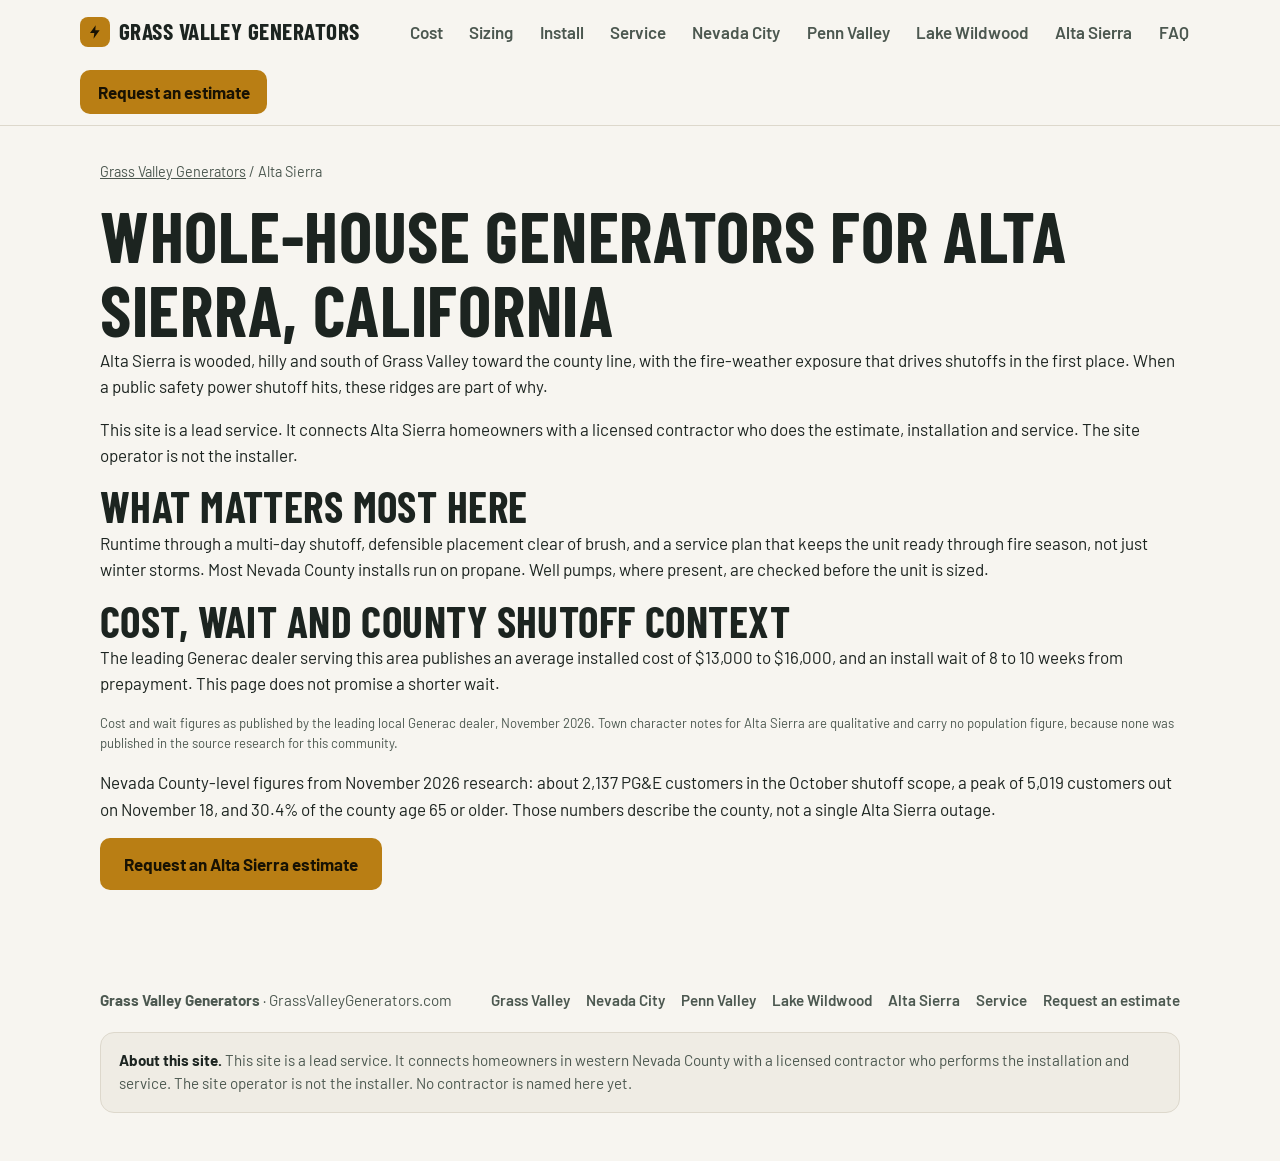
<file: alta-sierra/index.html>
<!DOCTYPE html>
<html lang="en">
<head>
  <meta charset="utf-8" />
  <meta name="viewport" content="width=device-width, initial-scale=1, viewport-fit=cover" />
  <meta name="color-scheme" content="light dark" />
  <meta name="description" content="Standby generator information for Alta Sierra, CA, in PG&E shutoff country. Local average installed cost $13,000–$16,000. Request a free estimate." />
  <meta name="robots" content="index, follow, max-image-preview:large, max-snippet:-1" />
  <link rel="canonical" href="https://grassvalleygenerators.com/alta-sierra/" />
  <meta property="og:type" content="website" />
  <meta property="og:site_name" content="Grass Valley Generators" />
  <meta property="og:title" content="Whole House Generators in Alta Sierra, CA | Cost & Installation" />
  <meta property="og:description" content="Standby generator information for Alta Sierra, CA, in PG&E shutoff country. Local average installed cost $13,000–$16,000. Request a free estimate." />
  <meta property="og:url" content="https://grassvalleygenerators.com/alta-sierra/" />
  <meta property="og:locale" content="en_US" />
  <meta property="og:image" content="https://grassvalleygenerators.com/assets/hero-generator.jpg" />
  <meta property="og:image:alt" content="Whole-house standby generator installed beside a home in Nevada County, California" />
  <meta name="twitter:card" content="summary_large_image" />
  <meta name="twitter:title" content="Whole House Generators in Alta Sierra, CA | Cost & Installation" />
  <meta name="twitter:description" content="Standby generator information for Alta Sierra, CA, in PG&E shutoff country. Local average installed cost $13,000–$16,000. Request a free estimate." />
  <meta name="twitter:image" content="https://grassvalleygenerators.com/assets/hero-generator.jpg" />
  <link rel="icon" href="data:," />
  <link rel="preconnect" href="https://fonts.googleapis.com" />
  <link rel="preconnect" href="https://fonts.gstatic.com" crossorigin />
  <link href="https://fonts.googleapis.com/css2?family=Barlow+Condensed:wght@500;600;700&family=Barlow:wght@400;500;600;700&display=swap" rel="stylesheet" />
  <link rel="stylesheet" href="/css/site.css" />
  <title>Whole House Generators in Alta Sierra, CA | Cost & Installation</title>
  <script type="application/ld+json">
{
  "@context": "https://schema.org",
  "@graph": [
    {
      "@type": "LocalBusiness",
      "@id": "https://grassvalleygenerators.com/#business",
      "name": "Grass Valley Generators",
      "url": "https://grassvalleygenerators.com/",
      "description": "A lead service that connects homeowners in western Nevada County, California, with a licensed contractor for whole-house standby generator installation and service."
    },
    {
      "@type": "WebPage",
      "@id": "https://grassvalleygenerators.com/alta-sierra/#webpage",
      "url": "https://grassvalleygenerators.com/alta-sierra/",
      "name": "Whole House Generators in Alta Sierra, CA | Cost & Installation",
      "description": "Standby generator information for Alta Sierra, CA, in PG&E shutoff country. Local average installed cost $13,000\u2013$16,000. Request a free estimate.",
      "isPartOf": {
        "@id": "https://grassvalleygenerators.com/#website"
      },
      "about": {
        "@id": "https://grassvalleygenerators.com/#business"
      },
      "breadcrumb": {
        "@type": "BreadcrumbList",
        "itemListElement": [
          {
            "@type": "ListItem",
            "position": 1,
            "name": "Grass Valley Generators",
            "item": "https://grassvalleygenerators.com/"
          },
          {
            "@type": "ListItem",
            "position": 2,
            "name": "Alta Sierra",
            "item": "https://grassvalleygenerators.com/alta-sierra/"
          }
        ]
      }
    }
  ]
}
</script>
</head>
<body>
<header class="site">
  <div class="wrap nav">
    <a class="brand" href="/"><span class="bolt" aria-hidden="true"><svg width="16" height="16" viewBox="0 0 24 24" fill="#181203"><path d="M13 2 4.5 13.5H11L9.8 22 19 9.5h-6.5L13 2z"/></svg></span>Grass Valley Generators</a>
    <nav aria-label="Site">
      <a href="/#cost">Cost</a><a href="/#sizing">Sizing</a><a href="/#install">Install</a><a href="/generator-service/">Service</a><a href="/nevada-city/">Nevada City</a><a href="/penn-valley/">Penn Valley</a><a href="/lake-wildwood/">Lake Wildwood</a><a href="/alta-sierra/">Alta Sierra</a><a href="/#faq">FAQ</a>
    </nav>
    <a class="btn gold" href="/#book">Request an estimate</a>
    <a class="btn ghost call-btn" data-call-btn hidden href="#"><span data-call-label>Call</span></a>
  </div>
</header>
<main class="page-main" id="top">
  <div class="wrap">
    <p class="crumbs"><a href="https://grassvalleygenerators.com/">Grass Valley Generators</a> / <span>Alta Sierra</span></p>
    <h1>Whole-house generators for Alta Sierra, California</h1>
    <p class="lede">Alta Sierra is wooded, hilly and south of Grass Valley toward the county line, with the fire-weather exposure that drives shutoffs in the first place. When a public safety power shutoff hits, these ridges are part of why.</p>
    <p>This site is a lead service. It connects Alta Sierra homeowners with a licensed contractor who does the estimate, installation and service. The site operator is not the installer.</p>
    <h2>What matters most here</h2>
    <p>Runtime through a multi-day shutoff, defensible placement clear of brush, and a service plan that keeps the unit ready through fire season, not just winter storms. Most Nevada County installs run on propane. Well pumps, where present, are checked before the unit is sized.</p>
    <h2>Cost, wait and county shutoff context</h2>
    <p>The leading Generac dealer serving this area publishes an average installed cost of $13,000 to $16,000, and an install wait of 8 to 10 weeks from prepayment. This page does not promise a shorter wait.</p>
    <p class="src">Cost and wait figures as published by the leading local Generac dealer, November 2026. Town character notes for Alta Sierra are qualitative and carry no population figure, because none was published in the source research for this community.</p>
    <p>Nevada County-level figures from November 2026 research: about 2,137 PG&amp;E customers in the October shutoff scope, a peak of 5,019 customers out on November 18, and 30.4% of the county age 65 or older. Those numbers describe the county, not a single Alta Sierra outage.</p>
    <p><a class="btn gold" href="/#book">Request an Alta Sierra estimate</a></p>
  </div>
</main>
<footer class="site">
  <div class="wrap">
    <span><strong>Grass Valley Generators</strong> · GrassValleyGenerators.com</span>
    <span class="foot-links">
      <a href="/">Grass Valley</a>
      <a href="/nevada-city/">Nevada City</a>
      <a href="/penn-valley/">Penn Valley</a>
      <a href="/lake-wildwood/">Lake Wildwood</a>
      <a href="/alta-sierra/">Alta Sierra</a>
      <a href="/generator-service/">Service</a>
      <a href="/#book">Request an estimate</a>
    </span>
  </div>
  <div class="wrap">
    <p class="disclosure"><strong>About this site.</strong> This site is a lead service. It connects homeowners in western Nevada County with a licensed contractor who performs the installation and service. The site operator is not the installer. No contractor is named here yet.</p>
  </div>
</footer>
<script src="/js/site-config.js"></script>
<script src="/js/site.js"></script>
</body>
</html>
</file>
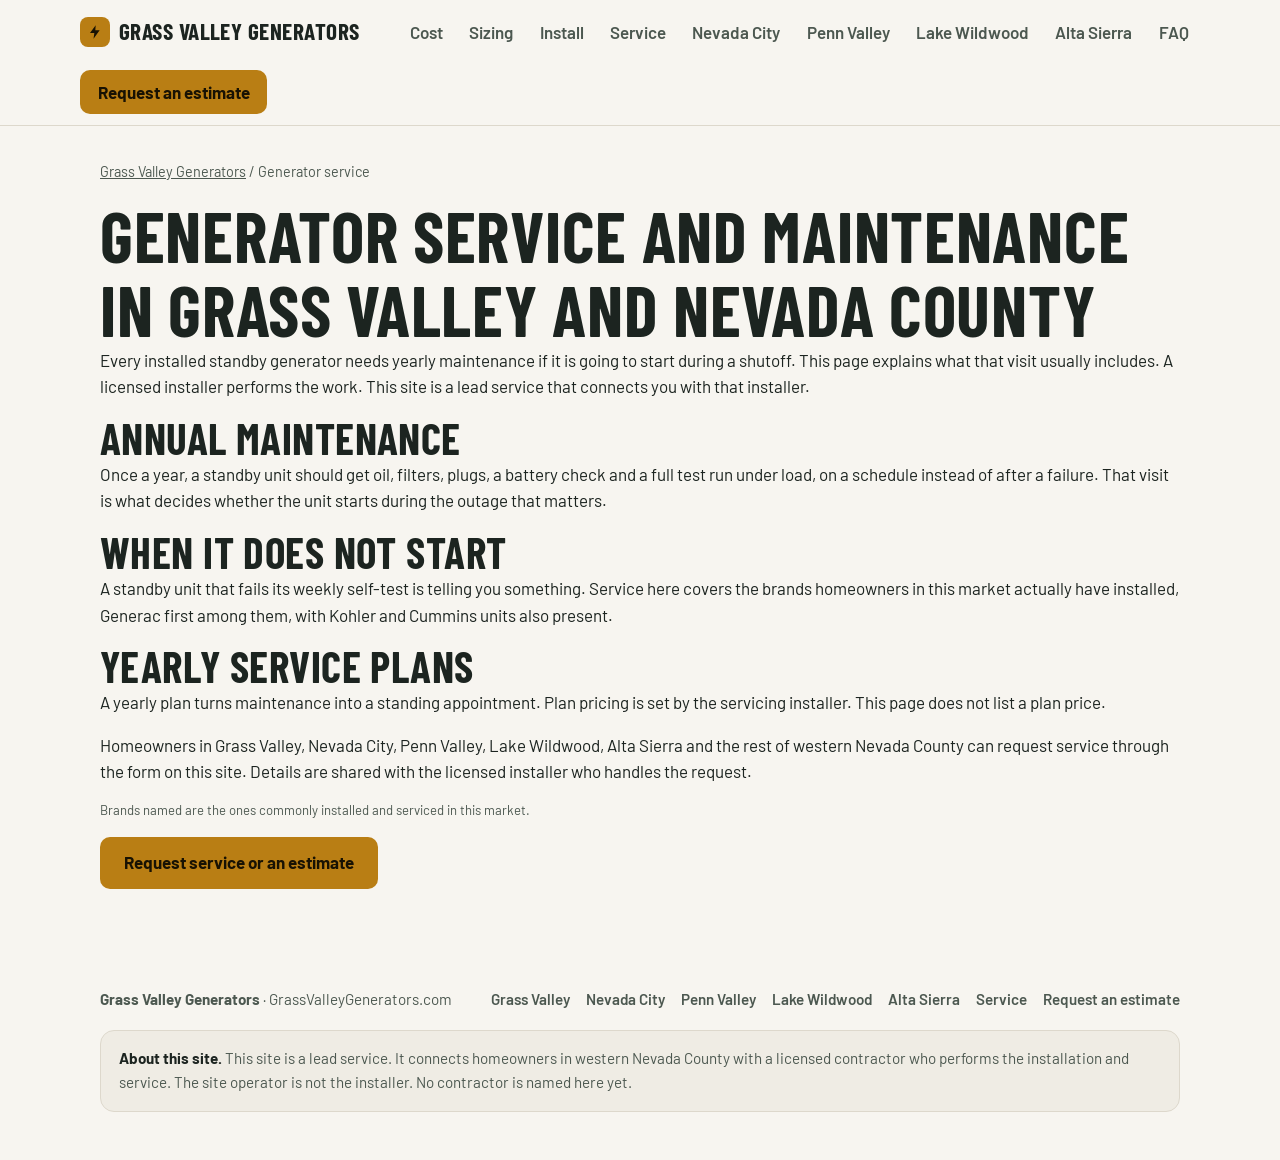
<file: generator-service/index.html>
<!DOCTYPE html>
<html lang="en">
<head>
  <meta charset="utf-8" />
  <meta name="viewport" content="width=device-width, initial-scale=1, viewport-fit=cover" />
  <meta name="color-scheme" content="light dark" />
  <meta name="description" content="Yearly standby generator service in Grass Valley and Nevada County: oil, filters, plugs, battery check and a load test. Request service here." />
  <meta name="robots" content="index, follow, max-image-preview:large, max-snippet:-1" />
  <link rel="canonical" href="https://grassvalleygenerators.com/generator-service/" />
  <meta property="og:type" content="website" />
  <meta property="og:site_name" content="Grass Valley Generators" />
  <meta property="og:title" content="Generator Service and Maintenance in Grass Valley, CA" />
  <meta property="og:description" content="Yearly standby generator service in Grass Valley and Nevada County: oil, filters, plugs, battery check and a load test. Request service here." />
  <meta property="og:url" content="https://grassvalleygenerators.com/generator-service/" />
  <meta property="og:locale" content="en_US" />
  <meta property="og:image" content="https://grassvalleygenerators.com/assets/hero-generator.jpg" />
  <meta property="og:image:alt" content="Whole-house standby generator installed beside a home in Nevada County, California" />
  <meta name="twitter:card" content="summary_large_image" />
  <meta name="twitter:title" content="Generator Service and Maintenance in Grass Valley, CA" />
  <meta name="twitter:description" content="Yearly standby generator service in Grass Valley and Nevada County: oil, filters, plugs, battery check and a load test. Request service here." />
  <meta name="twitter:image" content="https://grassvalleygenerators.com/assets/hero-generator.jpg" />
  <link rel="icon" href="data:," />
  <link rel="preconnect" href="https://fonts.googleapis.com" />
  <link rel="preconnect" href="https://fonts.gstatic.com" crossorigin />
  <link href="https://fonts.googleapis.com/css2?family=Barlow+Condensed:wght@500;600;700&family=Barlow:wght@400;500;600;700&display=swap" rel="stylesheet" />
  <link rel="stylesheet" href="/css/site.css" />
  <title>Generator Service and Maintenance in Grass Valley, CA</title>
  <script type="application/ld+json">
{
  "@context": "https://schema.org",
  "@graph": [
    {
      "@type": "LocalBusiness",
      "@id": "https://grassvalleygenerators.com/#business",
      "name": "Grass Valley Generators",
      "url": "https://grassvalleygenerators.com/",
      "description": "A lead service that connects homeowners in western Nevada County, California, with a licensed contractor for whole-house standby generator installation and service."
    },
    {
      "@type": "WebPage",
      "@id": "https://grassvalleygenerators.com/generator-service/#webpage",
      "url": "https://grassvalleygenerators.com/generator-service/",
      "name": "Generator Service and Maintenance in Grass Valley, CA",
      "description": "Yearly standby generator service in Grass Valley and Nevada County: oil, filters, plugs, battery check and a load test. Request service here.",
      "isPartOf": {
        "@id": "https://grassvalleygenerators.com/#website"
      },
      "about": {
        "@id": "https://grassvalleygenerators.com/#business"
      },
      "breadcrumb": {
        "@type": "BreadcrumbList",
        "itemListElement": [
          {
            "@type": "ListItem",
            "position": 1,
            "name": "Grass Valley Generators",
            "item": "https://grassvalleygenerators.com/"
          },
          {
            "@type": "ListItem",
            "position": 2,
            "name": "Generator service",
            "item": "https://grassvalleygenerators.com/generator-service/"
          }
        ]
      }
    }
  ]
}
</script>
</head>
<body>
<header class="site">
  <div class="wrap nav">
    <a class="brand" href="/"><span class="bolt" aria-hidden="true"><svg width="16" height="16" viewBox="0 0 24 24" fill="#181203"><path d="M13 2 4.5 13.5H11L9.8 22 19 9.5h-6.5L13 2z"/></svg></span>Grass Valley Generators</a>
    <nav aria-label="Site">
      <a href="/#cost">Cost</a><a href="/#sizing">Sizing</a><a href="/#install">Install</a><a href="/generator-service/">Service</a><a href="/nevada-city/">Nevada City</a><a href="/penn-valley/">Penn Valley</a><a href="/lake-wildwood/">Lake Wildwood</a><a href="/alta-sierra/">Alta Sierra</a><a href="/#faq">FAQ</a>
    </nav>
    <a class="btn gold" href="/#book">Request an estimate</a>
    <a class="btn ghost call-btn" data-call-btn hidden href="#"><span data-call-label>Call</span></a>
  </div>
</header>
<main class="page-main" id="top">
  <div class="wrap">
    <p class="crumbs"><a href="https://grassvalleygenerators.com/">Grass Valley Generators</a> / <span>Generator service</span></p>
    <h1>Generator service and maintenance in Grass Valley and Nevada County</h1>
    <p class="lede">Every installed standby generator needs yearly maintenance if it is going to start during a shutoff. This page explains what that visit usually includes. A licensed installer performs the work. This site is a lead service that connects you with that installer.</p>
    <h2>Annual maintenance</h2>
    <p>Once a year, a standby unit should get oil, filters, plugs, a battery check and a full test run under load, on a schedule instead of after a failure. That visit is what decides whether the unit starts during the outage that matters.</p>
    <h2>When it does not start</h2>
    <p>A standby unit that fails its weekly self-test is telling you something. Service here covers the brands homeowners in this market actually have installed, Generac first among them, with Kohler and Cummins units also present.</p>
    <h2>Yearly service plans</h2>
    <p>A yearly plan turns maintenance into a standing appointment. Plan pricing is set by the servicing installer. This page does not list a plan price.</p>
    <p>Homeowners in Grass Valley, Nevada City, Penn Valley, Lake Wildwood, Alta Sierra and the rest of western Nevada County can request service through the form on this site. Details are shared with the licensed installer who handles the request.</p>
    <p class="src">Brands named are the ones commonly installed and serviced in this market.</p>
    <p><a class="btn gold" href="/#book">Request service or an estimate</a></p>
  </div>
</main>
<footer class="site">
  <div class="wrap">
    <span><strong>Grass Valley Generators</strong> · GrassValleyGenerators.com</span>
    <span class="foot-links">
      <a href="/">Grass Valley</a>
      <a href="/nevada-city/">Nevada City</a>
      <a href="/penn-valley/">Penn Valley</a>
      <a href="/lake-wildwood/">Lake Wildwood</a>
      <a href="/alta-sierra/">Alta Sierra</a>
      <a href="/generator-service/">Service</a>
      <a href="/#book">Request an estimate</a>
    </span>
  </div>
  <div class="wrap">
    <p class="disclosure"><strong>About this site.</strong> This site is a lead service. It connects homeowners in western Nevada County with a licensed contractor who performs the installation and service. The site operator is not the installer. No contractor is named here yet.</p>
  </div>
</footer>
<script src="/js/site-config.js"></script>
<script src="/js/site.js"></script>
</body>
</html>
</file>
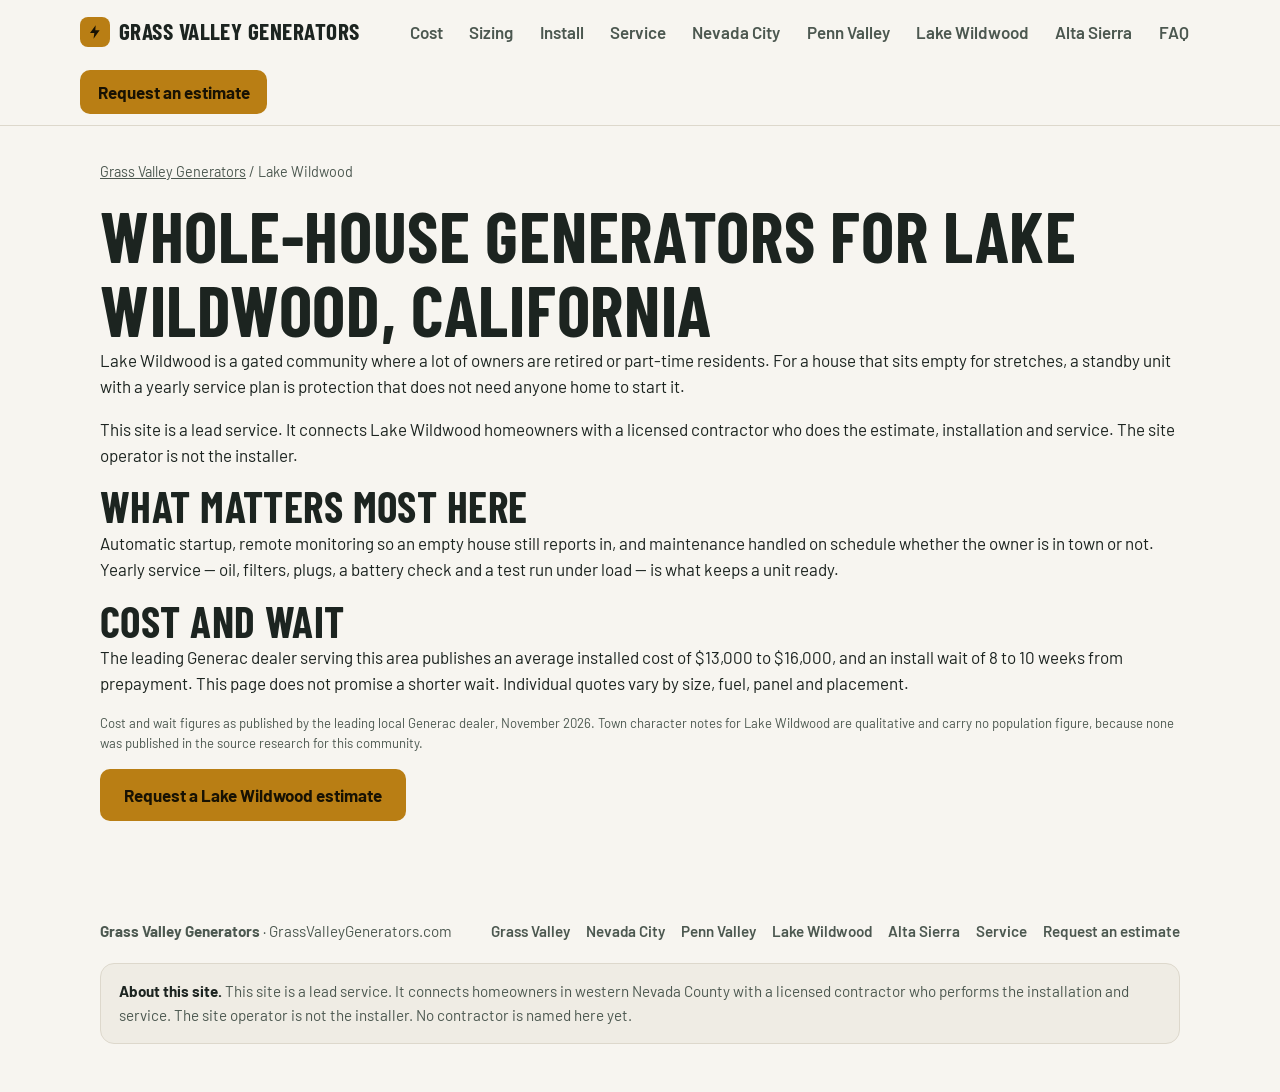
<file: lake-wildwood/index.html>
<!DOCTYPE html>
<html lang="en">
<head>
  <meta charset="utf-8" />
  <meta name="viewport" content="width=device-width, initial-scale=1, viewport-fit=cover" />
  <meta name="color-scheme" content="light dark" />
  <meta name="description" content="Standby generators for Lake Wildwood, CA, including homes that sit empty part of the year. Average installed cost $13,000–$16,000. Request a free estimate." />
  <meta name="robots" content="index, follow, max-image-preview:large, max-snippet:-1" />
  <link rel="canonical" href="https://grassvalleygenerators.com/lake-wildwood/" />
  <meta property="og:type" content="website" />
  <meta property="og:site_name" content="Grass Valley Generators" />
  <meta property="og:title" content="Whole House Generators in Lake Wildwood, CA | Cost & Service" />
  <meta property="og:description" content="Standby generators for Lake Wildwood, CA, including homes that sit empty part of the year. Average installed cost $13,000–$16,000. Request a free estimate." />
  <meta property="og:url" content="https://grassvalleygenerators.com/lake-wildwood/" />
  <meta property="og:locale" content="en_US" />
  <meta property="og:image" content="https://grassvalleygenerators.com/assets/hero-generator.jpg" />
  <meta property="og:image:alt" content="Whole-house standby generator installed beside a home in Nevada County, California" />
  <meta name="twitter:card" content="summary_large_image" />
  <meta name="twitter:title" content="Whole House Generators in Lake Wildwood, CA | Cost & Service" />
  <meta name="twitter:description" content="Standby generators for Lake Wildwood, CA, including homes that sit empty part of the year. Average installed cost $13,000–$16,000. Request a free estimate." />
  <meta name="twitter:image" content="https://grassvalleygenerators.com/assets/hero-generator.jpg" />
  <link rel="icon" href="data:," />
  <link rel="preconnect" href="https://fonts.googleapis.com" />
  <link rel="preconnect" href="https://fonts.gstatic.com" crossorigin />
  <link href="https://fonts.googleapis.com/css2?family=Barlow+Condensed:wght@500;600;700&family=Barlow:wght@400;500;600;700&display=swap" rel="stylesheet" />
  <link rel="stylesheet" href="/css/site.css" />
  <title>Whole House Generators in Lake Wildwood, CA | Cost & Service</title>
  <script type="application/ld+json">
{
  "@context": "https://schema.org",
  "@graph": [
    {
      "@type": "LocalBusiness",
      "@id": "https://grassvalleygenerators.com/#business",
      "name": "Grass Valley Generators",
      "url": "https://grassvalleygenerators.com/",
      "description": "A lead service that connects homeowners in western Nevada County, California, with a licensed contractor for whole-house standby generator installation and service."
    },
    {
      "@type": "WebPage",
      "@id": "https://grassvalleygenerators.com/lake-wildwood/#webpage",
      "url": "https://grassvalleygenerators.com/lake-wildwood/",
      "name": "Whole House Generators in Lake Wildwood, CA | Cost & Service",
      "description": "Standby generators for Lake Wildwood, CA, including homes that sit empty part of the year. Local average installed cost $13,000\u2013$16,000. Request a free estimate.",
      "isPartOf": {
        "@id": "https://grassvalleygenerators.com/#website"
      },
      "about": {
        "@id": "https://grassvalleygenerators.com/#business"
      },
      "breadcrumb": {
        "@type": "BreadcrumbList",
        "itemListElement": [
          {
            "@type": "ListItem",
            "position": 1,
            "name": "Grass Valley Generators",
            "item": "https://grassvalleygenerators.com/"
          },
          {
            "@type": "ListItem",
            "position": 2,
            "name": "Lake Wildwood",
            "item": "https://grassvalleygenerators.com/lake-wildwood/"
          }
        ]
      }
    }
  ]
}
</script>
</head>
<body>
<header class="site">
  <div class="wrap nav">
    <a class="brand" href="/"><span class="bolt" aria-hidden="true"><svg width="16" height="16" viewBox="0 0 24 24" fill="#181203"><path d="M13 2 4.5 13.5H11L9.8 22 19 9.5h-6.5L13 2z"/></svg></span>Grass Valley Generators</a>
    <nav aria-label="Site">
      <a href="/#cost">Cost</a><a href="/#sizing">Sizing</a><a href="/#install">Install</a><a href="/generator-service/">Service</a><a href="/nevada-city/">Nevada City</a><a href="/penn-valley/">Penn Valley</a><a href="/lake-wildwood/">Lake Wildwood</a><a href="/alta-sierra/">Alta Sierra</a><a href="/#faq">FAQ</a>
    </nav>
    <a class="btn gold" href="/#book">Request an estimate</a>
    <a class="btn ghost call-btn" data-call-btn hidden href="#"><span data-call-label>Call</span></a>
  </div>
</header>
<main class="page-main" id="top">
  <div class="wrap">
    <p class="crumbs"><a href="https://grassvalleygenerators.com/">Grass Valley Generators</a> / <span>Lake Wildwood</span></p>
    <h1>Whole-house generators for Lake Wildwood, California</h1>
    <p class="lede">Lake Wildwood is a gated community where a lot of owners are retired or part-time residents. For a house that sits empty for stretches, a standby unit with a yearly service plan is protection that does not need anyone home to start it.</p>
    <p>This site is a lead service. It connects Lake Wildwood homeowners with a licensed contractor who does the estimate, installation and service. The site operator is not the installer.</p>
    <h2>What matters most here</h2>
    <p>Automatic startup, remote monitoring so an empty house still reports in, and maintenance handled on schedule whether the owner is in town or not. Yearly service — oil, filters, plugs, a battery check and a test run under load — is what keeps a unit ready.</p>
    <h2>Cost and wait</h2>
    <p>The leading Generac dealer serving this area publishes an average installed cost of $13,000 to $16,000, and an install wait of 8 to 10 weeks from prepayment. This page does not promise a shorter wait. Individual quotes vary by size, fuel, panel and placement.</p>
    <p class="src">Cost and wait figures as published by the leading local Generac dealer, November 2026. Town character notes for Lake Wildwood are qualitative and carry no population figure, because none was published in the source research for this community.</p>
    <p><a class="btn gold" href="/#book">Request a Lake Wildwood estimate</a></p>
  </div>
</main>
<footer class="site">
  <div class="wrap">
    <span><strong>Grass Valley Generators</strong> · GrassValleyGenerators.com</span>
    <span class="foot-links">
      <a href="/">Grass Valley</a>
      <a href="/nevada-city/">Nevada City</a>
      <a href="/penn-valley/">Penn Valley</a>
      <a href="/lake-wildwood/">Lake Wildwood</a>
      <a href="/alta-sierra/">Alta Sierra</a>
      <a href="/generator-service/">Service</a>
      <a href="/#book">Request an estimate</a>
    </span>
  </div>
  <div class="wrap">
    <p class="disclosure"><strong>About this site.</strong> This site is a lead service. It connects homeowners in western Nevada County with a licensed contractor who performs the installation and service. The site operator is not the installer. No contractor is named here yet.</p>
  </div>
</footer>
<script src="/js/site-config.js"></script>
<script src="/js/site.js"></script>
</body>
</html>
</file>
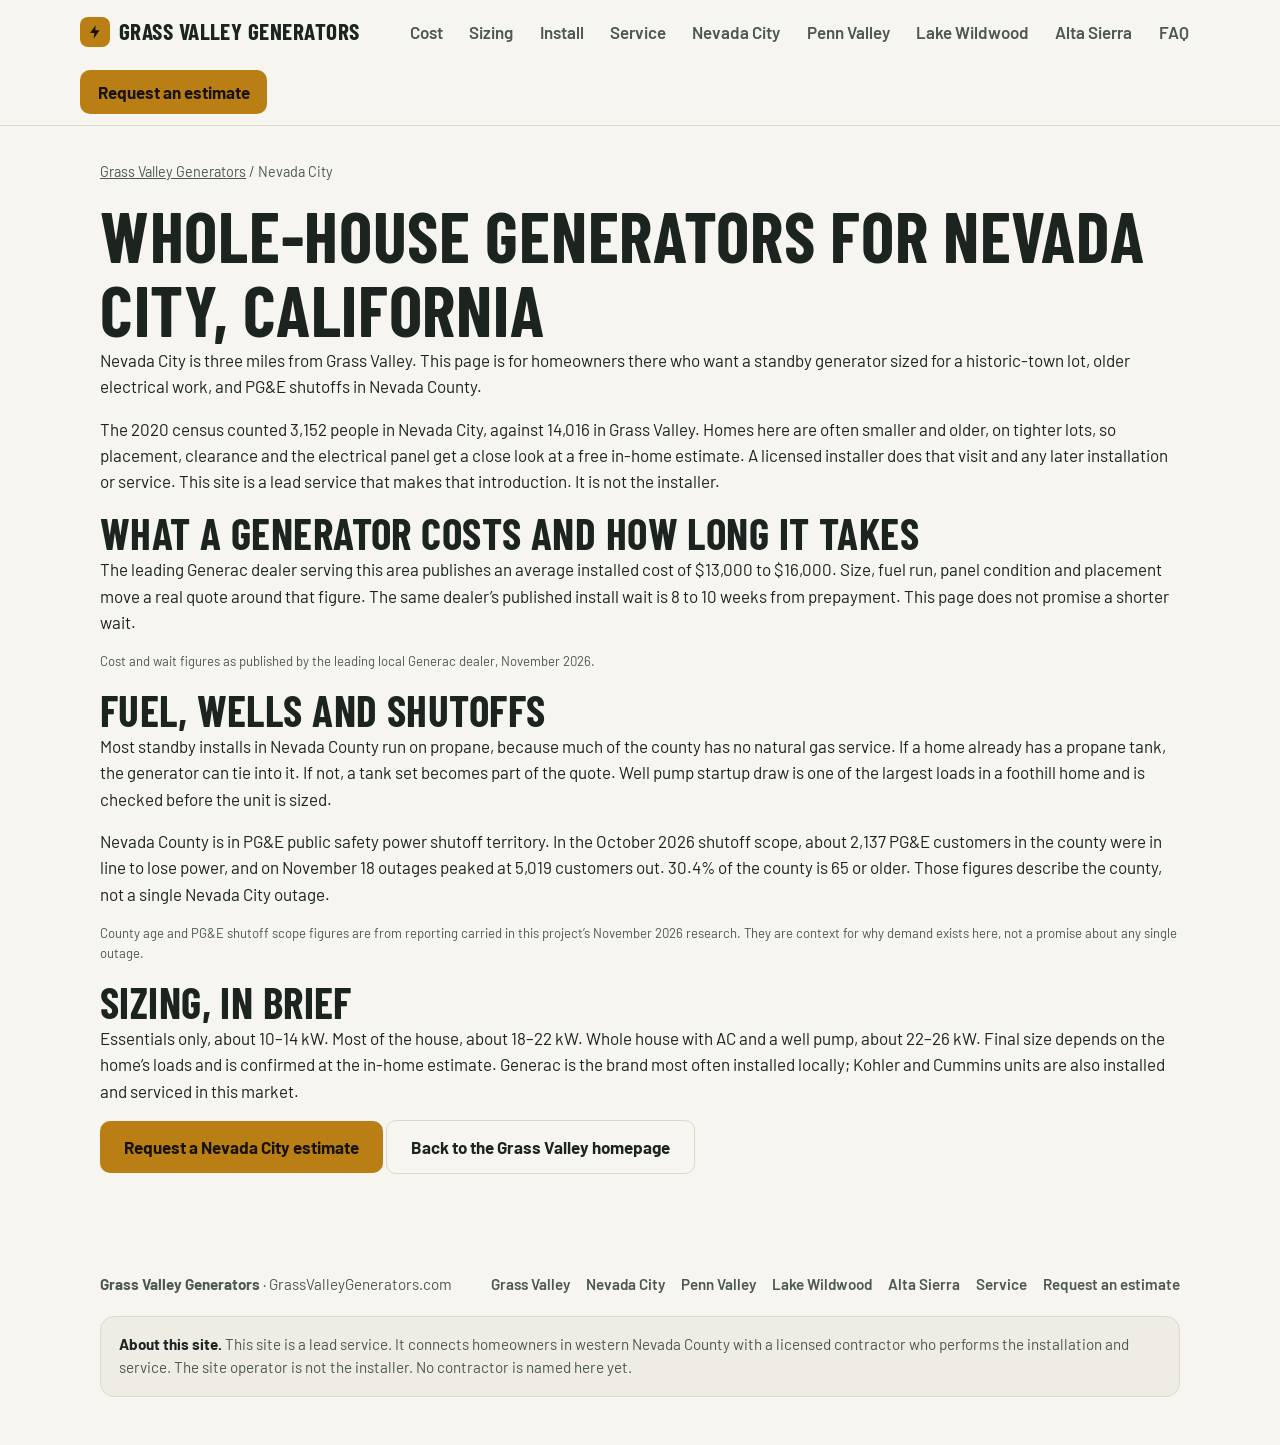
<file: nevada-city/index.html>
<!DOCTYPE html>
<html lang="en">
<head>
  <meta charset="utf-8" />
  <meta name="viewport" content="width=device-width, initial-scale=1, viewport-fit=cover" />
  <meta name="color-scheme" content="light dark" />
  <meta name="description" content="Whole-house standby generator installation and service information for Nevada City, CA. Local average installed cost $13,000–$16,000. Request a free estimate." />
  <meta name="robots" content="index, follow, max-image-preview:large, max-snippet:-1" />
  <link rel="canonical" href="https://grassvalleygenerators.com/nevada-city/" />
  <meta property="og:type" content="website" />
  <meta property="og:site_name" content="Grass Valley Generators" />
  <meta property="og:title" content="Whole House Generators in Nevada City, CA | Cost & Installation" />
  <meta property="og:description" content="Whole-house standby generator installation and service information for Nevada City, CA. Local average installed cost $13,000–$16,000. Request a free estimate." />
  <meta property="og:url" content="https://grassvalleygenerators.com/nevada-city/" />
  <meta property="og:locale" content="en_US" />
  <meta property="og:image" content="https://grassvalleygenerators.com/images/nevada-city-broad-street.jpg" />
  <meta property="og:image:alt" content="Whole-house standby generator installed beside a home in Nevada County, California" />
  <meta name="twitter:card" content="summary_large_image" />
  <meta name="twitter:title" content="Whole House Generators in Nevada City, CA | Cost & Installation" />
  <meta name="twitter:description" content="Whole-house standby generator installation and service information for Nevada City, CA. Local average installed cost $13,000–$16,000. Request a free estimate." />
  <meta name="twitter:image" content="https://grassvalleygenerators.com/images/nevada-city-broad-street.jpg" />
  <link rel="icon" href="data:," />
  <link rel="preconnect" href="https://fonts.googleapis.com" />
  <link rel="preconnect" href="https://fonts.gstatic.com" crossorigin />
  <link href="https://fonts.googleapis.com/css2?family=Barlow+Condensed:wght@500;600;700&family=Barlow:wght@400;500;600;700&display=swap" rel="stylesheet" />
  <link rel="stylesheet" href="/css/site.css" />
  <title>Whole House Generators in Nevada City, CA | Cost & Installation</title>
  <script type="application/ld+json">
{
  "@context": "https://schema.org",
  "@graph": [
    {
      "@type": "LocalBusiness",
      "@id": "https://grassvalleygenerators.com/#business",
      "name": "Grass Valley Generators",
      "url": "https://grassvalleygenerators.com/",
      "description": "A lead service that connects homeowners in western Nevada County, California, with a licensed contractor for whole-house standby generator installation and service."
    },
    {
      "@type": "WebPage",
      "@id": "https://grassvalleygenerators.com/nevada-city/#webpage",
      "url": "https://grassvalleygenerators.com/nevada-city/",
      "name": "Whole House Generators in Nevada City, CA | Cost & Installation",
      "description": "Whole-house standby generator installation and service information for Nevada City, CA. Local average installed cost $13,000\u2013$16,000. Request a free estimate.",
      "isPartOf": {
        "@id": "https://grassvalleygenerators.com/#website"
      },
      "about": {
        "@id": "https://grassvalleygenerators.com/#business"
      },
      "breadcrumb": {
        "@type": "BreadcrumbList",
        "itemListElement": [
          {
            "@type": "ListItem",
            "position": 1,
            "name": "Grass Valley Generators",
            "item": "https://grassvalleygenerators.com/"
          },
          {
            "@type": "ListItem",
            "position": 2,
            "name": "Nevada City",
            "item": "https://grassvalleygenerators.com/nevada-city/"
          }
        ]
      }
    }
  ]
}
</script>
</head>
<body>
<header class="site">
  <div class="wrap nav">
    <a class="brand" href="/"><span class="bolt" aria-hidden="true"><svg width="16" height="16" viewBox="0 0 24 24" fill="#181203"><path d="M13 2 4.5 13.5H11L9.8 22 19 9.5h-6.5L13 2z"/></svg></span>Grass Valley Generators</a>
    <nav aria-label="Site">
      <a href="/#cost">Cost</a><a href="/#sizing">Sizing</a><a href="/#install">Install</a><a href="/generator-service/">Service</a><a href="/nevada-city/">Nevada City</a><a href="/penn-valley/">Penn Valley</a><a href="/lake-wildwood/">Lake Wildwood</a><a href="/alta-sierra/">Alta Sierra</a><a href="/#faq">FAQ</a>
    </nav>
    <a class="btn gold" href="/#book">Request an estimate</a>
    <a class="btn ghost call-btn" data-call-btn hidden href="#"><span data-call-label>Call</span></a>
  </div>
</header>
<main class="page-main" id="top">
  <div class="wrap">
    <p class="crumbs"><a href="https://grassvalleygenerators.com/">Grass Valley Generators</a> / <span>Nevada City</span></p>
    <h1>Whole-house generators for Nevada City, California</h1>
    <p class="lede">Nevada City is three miles from Grass Valley. This page is for homeowners there who want a standby generator sized for a historic-town lot, older electrical work, and PG&amp;E shutoffs in Nevada County.</p>
    <p>The 2020 census counted 3,152 people in Nevada City, against 14,016 in Grass Valley. Homes here are often smaller and older, on tighter lots, so placement, clearance and the electrical panel get a close look at a free in-home estimate. A licensed installer does that visit and any later installation or service. This site is a lead service that makes that introduction. It is not the installer.</p>
    <h2>What a generator costs and how long it takes</h2>
    <p>The leading Generac dealer serving this area publishes an average installed cost of $13,000 to $16,000. Size, fuel run, panel condition and placement move a real quote around that figure. The same dealer&rsquo;s published install wait is 8 to 10 weeks from prepayment. This page does not promise a shorter wait.</p>
    <p class="src">Cost and wait figures as published by the leading local Generac dealer, November 2026.</p>
    <h2>Fuel, wells and shutoffs</h2>
    <p>Most standby installs in Nevada County run on propane, because much of the county has no natural gas service. If a home already has a propane tank, the generator can tie into it. If not, a tank set becomes part of the quote. Well pump startup draw is one of the largest loads in a foothill home and is checked before the unit is sized.</p>
    <p>Nevada County is in PG&amp;E public safety power shutoff territory. In the October 2026 shutoff scope, about 2,137 PG&amp;E customers in the county were in line to lose power, and on November 18 outages peaked at 5,019 customers out. 30.4% of the county is 65 or older. Those figures describe the county, not a single Nevada City outage.</p>
    <p class="src">County age and PG&amp;E shutoff scope figures are from reporting carried in this project&rsquo;s November 2026 research. They are context for why demand exists here, not a promise about any single outage.</p>
    <h2>Sizing, in brief</h2>
    <p>Essentials only, about 10&ndash;14 kW. Most of the house, about 18&ndash;22 kW. Whole house with AC and a well pump, about 22&ndash;26 kW. Final size depends on the home&rsquo;s loads and is confirmed at the in-home estimate. Generac is the brand most often installed locally; Kohler and Cummins units are also installed and serviced in this market.</p>
    <p><a class="btn gold" href="/#book">Request a Nevada City estimate</a> <a class="btn ghost" href="/">Back to the Grass Valley homepage</a></p>
  </div>
</main>
<footer class="site">
  <div class="wrap">
    <span><strong>Grass Valley Generators</strong> · GrassValleyGenerators.com</span>
    <span class="foot-links">
      <a href="/">Grass Valley</a>
      <a href="/nevada-city/">Nevada City</a>
      <a href="/penn-valley/">Penn Valley</a>
      <a href="/lake-wildwood/">Lake Wildwood</a>
      <a href="/alta-sierra/">Alta Sierra</a>
      <a href="/generator-service/">Service</a>
      <a href="/#book">Request an estimate</a>
    </span>
  </div>
  <div class="wrap">
    <p class="disclosure"><strong>About this site.</strong> This site is a lead service. It connects homeowners in western Nevada County with a licensed contractor who performs the installation and service. The site operator is not the installer. No contractor is named here yet.</p>
  </div>
</footer>
<script src="/js/site-config.js"></script>
<script src="/js/site.js"></script>
</body>
</html>
</file>
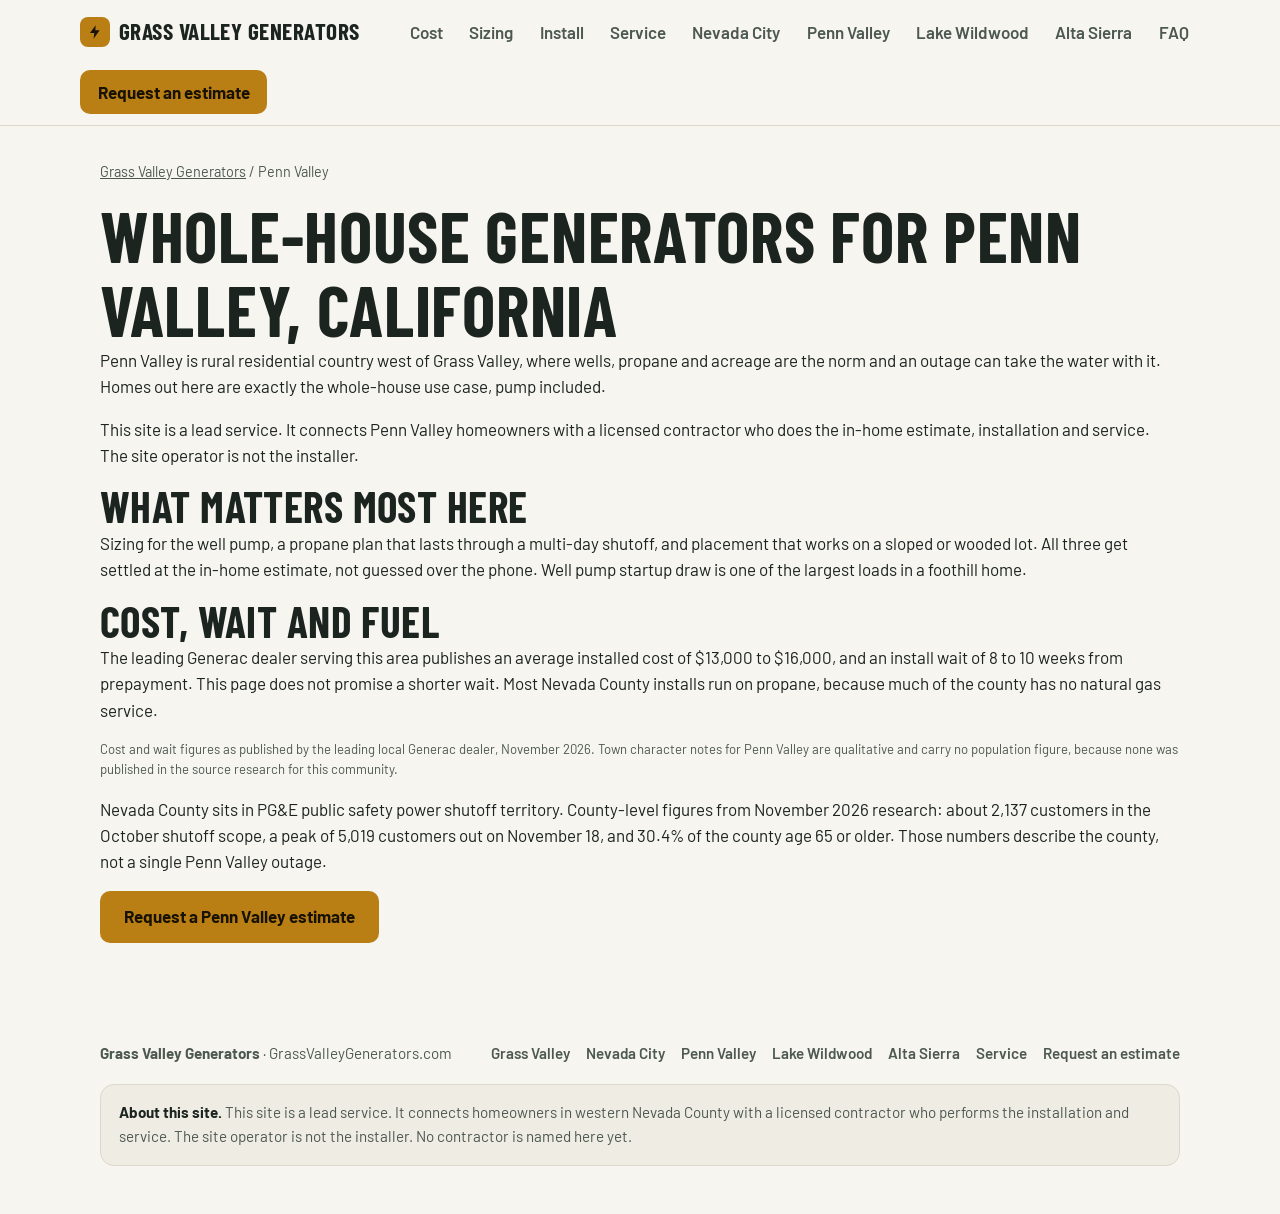
<file: penn-valley/index.html>
<!DOCTYPE html>
<html lang="en">
<head>
  <meta charset="utf-8" />
  <meta name="viewport" content="width=device-width, initial-scale=1, viewport-fit=cover" />
  <meta name="color-scheme" content="light dark" />
  <meta name="description" content="Standby generator information for Penn Valley, CA homes on wells and propane. Local average installed cost $13,000–$16,000. Request a free estimate." />
  <meta name="robots" content="index, follow, max-image-preview:large, max-snippet:-1" />
  <link rel="canonical" href="https://grassvalleygenerators.com/penn-valley/" />
  <meta property="og:type" content="website" />
  <meta property="og:site_name" content="Grass Valley Generators" />
  <meta property="og:title" content="Whole House Generators in Penn Valley, CA | Cost & Installation" />
  <meta property="og:description" content="Standby generator information for Penn Valley, CA homes on wells and propane. Local average installed cost $13,000–$16,000. Request a free estimate." />
  <meta property="og:url" content="https://grassvalleygenerators.com/penn-valley/" />
  <meta property="og:locale" content="en_US" />
  <meta property="og:image" content="https://grassvalleygenerators.com/assets/hero-generator.jpg" />
  <meta property="og:image:alt" content="Whole-house standby generator installed beside a home in Nevada County, California" />
  <meta name="twitter:card" content="summary_large_image" />
  <meta name="twitter:title" content="Whole House Generators in Penn Valley, CA | Cost & Installation" />
  <meta name="twitter:description" content="Standby generator information for Penn Valley, CA homes on wells and propane. Local average installed cost $13,000–$16,000. Request a free estimate." />
  <meta name="twitter:image" content="https://grassvalleygenerators.com/assets/hero-generator.jpg" />
  <link rel="icon" href="data:," />
  <link rel="preconnect" href="https://fonts.googleapis.com" />
  <link rel="preconnect" href="https://fonts.gstatic.com" crossorigin />
  <link href="https://fonts.googleapis.com/css2?family=Barlow+Condensed:wght@500;600;700&family=Barlow:wght@400;500;600;700&display=swap" rel="stylesheet" />
  <link rel="stylesheet" href="/css/site.css" />
  <title>Whole House Generators in Penn Valley, CA | Cost & Installation</title>
  <script type="application/ld+json">
{
  "@context": "https://schema.org",
  "@graph": [
    {
      "@type": "LocalBusiness",
      "@id": "https://grassvalleygenerators.com/#business",
      "name": "Grass Valley Generators",
      "url": "https://grassvalleygenerators.com/",
      "description": "A lead service that connects homeowners in western Nevada County, California, with a licensed contractor for whole-house standby generator installation and service."
    },
    {
      "@type": "WebPage",
      "@id": "https://grassvalleygenerators.com/penn-valley/#webpage",
      "url": "https://grassvalleygenerators.com/penn-valley/",
      "name": "Whole House Generators in Penn Valley, CA | Cost & Installation",
      "description": "Standby generator information for Penn Valley, CA homes on wells and propane. Local average installed cost $13,000\u2013$16,000. Request a free estimate.",
      "isPartOf": {
        "@id": "https://grassvalleygenerators.com/#website"
      },
      "about": {
        "@id": "https://grassvalleygenerators.com/#business"
      },
      "breadcrumb": {
        "@type": "BreadcrumbList",
        "itemListElement": [
          {
            "@type": "ListItem",
            "position": 1,
            "name": "Grass Valley Generators",
            "item": "https://grassvalleygenerators.com/"
          },
          {
            "@type": "ListItem",
            "position": 2,
            "name": "Penn Valley",
            "item": "https://grassvalleygenerators.com/penn-valley/"
          }
        ]
      }
    }
  ]
}
</script>
</head>
<body>
<header class="site">
  <div class="wrap nav">
    <a class="brand" href="/"><span class="bolt" aria-hidden="true"><svg width="16" height="16" viewBox="0 0 24 24" fill="#181203"><path d="M13 2 4.5 13.5H11L9.8 22 19 9.5h-6.5L13 2z"/></svg></span>Grass Valley Generators</a>
    <nav aria-label="Site">
      <a href="/#cost">Cost</a><a href="/#sizing">Sizing</a><a href="/#install">Install</a><a href="/generator-service/">Service</a><a href="/nevada-city/">Nevada City</a><a href="/penn-valley/">Penn Valley</a><a href="/lake-wildwood/">Lake Wildwood</a><a href="/alta-sierra/">Alta Sierra</a><a href="/#faq">FAQ</a>
    </nav>
    <a class="btn gold" href="/#book">Request an estimate</a>
    <a class="btn ghost call-btn" data-call-btn hidden href="#"><span data-call-label>Call</span></a>
  </div>
</header>
<main class="page-main" id="top">
  <div class="wrap">
    <p class="crumbs"><a href="https://grassvalleygenerators.com/">Grass Valley Generators</a> / <span>Penn Valley</span></p>
    <h1>Whole-house generators for Penn Valley, California</h1>
    <p class="lede">Penn Valley is rural residential country west of Grass Valley, where wells, propane and acreage are the norm and an outage can take the water with it. Homes out here are exactly the whole-house use case, pump included.</p>
    <p>This site is a lead service. It connects Penn Valley homeowners with a licensed contractor who does the in-home estimate, installation and service. The site operator is not the installer.</p>
    <h2>What matters most here</h2>
    <p>Sizing for the well pump, a propane plan that lasts through a multi-day shutoff, and placement that works on a sloped or wooded lot. All three get settled at the in-home estimate, not guessed over the phone. Well pump startup draw is one of the largest loads in a foothill home.</p>
    <h2>Cost, wait and fuel</h2>
    <p>The leading Generac dealer serving this area publishes an average installed cost of $13,000 to $16,000, and an install wait of 8 to 10 weeks from prepayment. This page does not promise a shorter wait. Most Nevada County installs run on propane, because much of the county has no natural gas service.</p>
    <p class="src">Cost and wait figures as published by the leading local Generac dealer, November 2026. Town character notes for Penn Valley are qualitative and carry no population figure, because none was published in the source research for this community.</p>
    <p>Nevada County sits in PG&amp;E public safety power shutoff territory. County-level figures from November 2026 research: about 2,137 customers in the October shutoff scope, a peak of 5,019 customers out on November 18, and 30.4% of the county age 65 or older. Those numbers describe the county, not a single Penn Valley outage.</p>
    <p><a class="btn gold" href="/#book">Request a Penn Valley estimate</a></p>
  </div>
</main>
<footer class="site">
  <div class="wrap">
    <span><strong>Grass Valley Generators</strong> · GrassValleyGenerators.com</span>
    <span class="foot-links">
      <a href="/">Grass Valley</a>
      <a href="/nevada-city/">Nevada City</a>
      <a href="/penn-valley/">Penn Valley</a>
      <a href="/lake-wildwood/">Lake Wildwood</a>
      <a href="/alta-sierra/">Alta Sierra</a>
      <a href="/generator-service/">Service</a>
      <a href="/#book">Request an estimate</a>
    </span>
  </div>
  <div class="wrap">
    <p class="disclosure"><strong>About this site.</strong> This site is a lead service. It connects homeowners in western Nevada County with a licensed contractor who performs the installation and service. The site operator is not the installer. No contractor is named here yet.</p>
  </div>
</footer>
<script src="/js/site-config.js"></script>
<script src="/js/site.js"></script>
</body>
</html>
</file>
<file: css/site.css>
:root{
    --bg:#f7f5f0; --surface:#ffffff; --surface2:#efece4; --ink:#1c2420; --ink2:#4c5850;
    --line:#ddd8cc; --pine:#1e4633; --pine2:#2a5c43; --gold:#b97e14; --gold-soft:#f3e5c3;
    --good:#1e7a46; --radius:14px; --header-bg:rgba(247,245,240,.92);
  }
  @media (prefers-color-scheme: dark){
    :root{
      --bg:#101613; --surface:#182019; --surface2:#1f2a21; --ink:#eef2ec; --ink2:#aebbb0;
      --line:#2e3d31; --pine:#7fc79c; --pine2:#9adbb4; --gold:#e0aa3e; --gold-soft:#3a2f14;
      --good:#7fc79c; --header-bg:rgba(16,22,19,.92);
    }
  }
  *{box-sizing:border-box}
  html{scroll-behavior:smooth}
  body{margin:0;background:var(--bg);color:var(--ink);font-family:"Barlow",system-ui,sans-serif;font-size:17px;line-height:1.55}
  h1,h2,h3{font-family:"Barlow Condensed","Barlow",sans-serif;line-height:1.05;margin:0;letter-spacing:.01em}
  h1{font-size:clamp(2.6rem,7vw,4.4rem);font-weight:700;text-transform:uppercase}
  h2{font-size:clamp(1.9rem,4.5vw,2.7rem);font-weight:700;text-transform:uppercase}
  h3{font-size:1.35rem;font-weight:600}
  p{margin:0 0 1rem}
  a{color:var(--pine)}
  img{max-width:100%;display:block}
  .wrap{max-width:1120px;margin:0 auto;padding:0 20px}
  button,[role="button"],select,summary,input:not([type="checkbox"],[type="radio"]),textarea{font:inherit}
  button,select,summary,input,textarea{min-height:44px}
  .btn{display:inline-flex;align-items:center;justify-content:center;gap:.5rem;background:var(--pine);color:#fff;border:0;border-radius:10px;padding:.8rem 1.5rem;font-weight:700;cursor:pointer;text-decoration:none;min-height:48px}
  @media (prefers-color-scheme: dark){.btn{background:#2a5c43}}
  .btn:hover{filter:brightness(1.1)}
  .btn.gold{background:var(--gold);color:#181203}
  .btn.ghost{background:transparent;color:var(--ink);border:1.5px solid var(--line)}
  .src{font-size:.82rem;color:var(--ink2)}
  .src a{color:var(--ink2)}

  header.site{position:sticky;top:0;z-index:50;background:var(--header-bg);backdrop-filter:blur(8px);border-bottom:1px solid var(--line)}
  .nav{display:flex;align-items:center;gap:1rem;padding:.65rem 0;flex-wrap:wrap}
  .brand{font-family:"Barlow Condensed",sans-serif;font-weight:700;font-size:1.45rem;text-transform:uppercase;letter-spacing:.02em;color:var(--ink);text-decoration:none;display:flex;align-items:center;gap:.55rem}
  .brand .bolt{width:30px;height:30px;border-radius:8px;background:var(--gold);display:grid;place-items:center;flex:none}
  .nav nav{display:flex;gap:.25rem;flex-wrap:wrap;margin-left:auto}
  .nav nav a{color:var(--ink2);text-decoration:none;padding:.55rem .7rem;font-weight:600;border-radius:8px}
  .nav nav a:hover{color:var(--ink);background:var(--surface2)}
  .nav .btn{padding:.55rem 1.1rem;min-height:44px}
  @media(max-width:760px){.nav nav{display:none}}

  .hero{padding:3rem 0 2.5rem}
  .hero-grid{display:grid;grid-template-columns:1.05fr .95fr;gap:2.2rem;align-items:center}
  @media(max-width:880px){.hero-grid{grid-template-columns:1fr}}
  .hero .lede{font-size:1.22rem;color:var(--ink2);max-width:34rem}
  .hero h1 span{color:var(--gold)}
  .hero-img{border-radius:var(--radius);overflow:hidden;border:1px solid var(--line)}
  .hero-img img{width:100%;height:100%;object-fit:cover;aspect-ratio:4/3}
  .hero-img figcaption{font-size:.82rem;color:var(--ink2);padding:.5rem .8rem;background:var(--surface)}
  .stat-row{display:grid;grid-template-columns:repeat(3,1fr);gap:.8rem;margin-top:1.6rem}
  @media(max-width:640px){.stat-row{grid-template-columns:1fr}}
  .stat{background:var(--surface);border:1px solid var(--line);border-radius:var(--radius);padding:1rem 1.1rem}
  .stat b{display:block;font-family:"Barlow Condensed",sans-serif;font-size:1.7rem;line-height:1;color:var(--pine)}
  .stat span{font-size:.92rem;color:var(--ink2)}
  .cta-row{display:flex;gap:.7rem;flex-wrap:wrap;margin-top:1.4rem}

  section{padding:2.8rem 0}
  .alt{background:var(--surface2)}
  .sec-head{max-width:44rem;margin-bottom:1.6rem}
  .sec-head p{color:var(--ink2);font-size:1.08rem}

  .cards{display:grid;grid-template-columns:repeat(3,1fr);gap:1rem}
  @media(max-width:880px){.cards{grid-template-columns:1fr}}
  .card{background:var(--surface);border:1px solid var(--line);border-radius:var(--radius);padding:1.4rem}
  .card h3{margin-bottom:.5rem}
  .card p{color:var(--ink2);margin:0}
  .card .tag{display:inline-block;background:var(--gold-soft);color:var(--ink);font-size:.8rem;font-weight:700;padding:.2rem .6rem;border-radius:999px;margin-bottom:.7rem}

  /* Quiz */
  .quiz{background:var(--pine);border-radius:18px;padding:2rem;color:#eef5ef}
  @media (prefers-color-scheme: dark){.quiz{background:#1d2f24;border:1px solid var(--line)}}
  .quiz h2{color:#fff}
  .quiz .q-sub{color:#c9dccd;max-width:38rem}
  .q-progress{height:8px;background:rgba(255,255,255,.18);border-radius:99px;overflow:hidden;margin:1.2rem 0 1.4rem}
  .q-progress i{display:block;height:100%;background:var(--gold);width:20%;transition:width .3s}
  .q-step{display:none}
  .q-step.on{display:block}
  .q-step h3{color:#fff;font-size:1.5rem;margin-bottom:.9rem}
  .opts{display:grid;grid-template-columns:repeat(2,1fr);gap:.7rem}
  @media(max-width:560px){.opts{grid-template-columns:1fr}}
  .opt{background:rgba(255,255,255,.07);border:1.5px solid rgba(255,255,255,.25);color:#fff;border-radius:12px;padding:.95rem 1.05rem;text-align:left;cursor:pointer;font-weight:600;min-height:52px}
  .opt:hover{border-color:var(--gold)}
  .opt.sel{background:var(--gold);border-color:var(--gold);color:#181203}
  .opt small{display:block;font-weight:400;opacity:.85}
  .q-nav{display:flex;gap:.7rem;margin-top:1.3rem;flex-wrap:wrap}
  .q-nav .btn.ghost{border-color:rgba(255,255,255,.4);color:#fff}
  .result-box{background:#fff;color:#1c2420;border-radius:12px;padding:1.5rem;margin-top:.5rem}
  .result-box .big{font-family:"Barlow Condensed",sans-serif;font-size:2.4rem;font-weight:700;line-height:1;color:#1e4633}
  .result-box p{color:#4c5850}
  @media (prefers-reduced-motion: reduce){.q-progress i{transition:none} html{scroll-behavior:auto}}

  /* Cost table */
  .cost-grid{display:grid;grid-template-columns:1fr 1fr;gap:1.6rem;align-items:start}
  @media(max-width:880px){.cost-grid{grid-template-columns:1fr}}
  .cost-img{border-radius:var(--radius);overflow:hidden;border:1px solid var(--line)}
  .cost-img img{aspect-ratio:4/3;object-fit:cover;width:100%}
  table{width:100%;border-collapse:collapse;background:var(--surface);border:1px solid var(--line);border-radius:var(--radius);overflow:hidden}
  th,td{padding:.8rem 1rem;text-align:left;border-bottom:1px solid var(--line);vertical-align:top}
  th{font-family:"Barlow Condensed",sans-serif;font-size:1.05rem;text-transform:uppercase;letter-spacing:.04em;background:var(--surface2)}
  tr:last-child td{border-bottom:0}
  td.n,th.n{text-align:right;white-space:nowrap;font-weight:700}

  .steps{display:grid;grid-template-columns:repeat(4,1fr);gap:1rem;counter-reset:step}
  @media(max-width:880px){.steps{grid-template-columns:repeat(2,1fr)}}
  @media(max-width:520px){.steps{grid-template-columns:1fr}}
  .step{background:var(--surface);border:1px solid var(--line);border-radius:var(--radius);padding:1.3rem}
  .step b{font-family:"Barlow Condensed",sans-serif;font-size:2rem;color:var(--gold);display:block;line-height:1}
  .step p{color:var(--ink2);margin:.4rem 0 0}

  /* Towns */
  .town-tabs{display:flex;gap:.5rem;flex-wrap:wrap;margin-bottom:1.2rem}
  .town-tabs button{background:var(--surface);border:1.5px solid var(--line);color:var(--ink);border-radius:999px;padding:.6rem 1.15rem;font-weight:700;cursor:pointer;min-height:44px}
  .town-tabs button.sel{background:var(--pine);border-color:var(--pine);color:#fff}
  @media (prefers-color-scheme: dark){.town-tabs button.sel{background:#2a5c43}}
  .town-panel{display:none;background:var(--surface);border:1px solid var(--line);border-radius:var(--radius);overflow:hidden}
  .town-panel.on{display:grid;grid-template-columns:1fr 1fr}
  @media(max-width:760px){.town-panel.on{grid-template-columns:1fr}}
  .town-panel img{width:100%;height:100%;object-fit:cover;min-height:240px}
  .town-panel .tp-body{padding:1.6rem}
  .town-panel .tp-body p{color:var(--ink2)}

  details{background:var(--surface);border:1px solid var(--line);border-radius:var(--radius);margin-bottom:.7rem}
  summary{cursor:pointer;font-weight:700;padding:1rem 1.2rem;list-style:none}
  summary::-webkit-details-marker{display:none}
  details .d-body{padding:0 1.2rem 1.1rem;color:var(--ink2)}

  /* Lead form */
  .form-grid{display:grid;grid-template-columns:1fr 1fr;gap:1rem}
  @media(max-width:640px){.form-grid{grid-template-columns:1fr}}
  label{display:block;font-weight:600;font-size:.95rem;margin-bottom:.3rem}
  input,select,textarea{width:100%;border:1.5px solid var(--line);border-radius:10px;padding:.65rem .8rem;background:var(--surface);color:var(--ink)}
  textarea{min-height:96px;resize:vertical}
  .form-card{background:var(--surface);border:1px solid var(--line);border-radius:var(--radius);padding:1.6rem}
  .form-ok{display:none;background:var(--gold-soft);border-radius:10px;padding:1.1rem 1.2rem;margin-top:1rem}
  .form-ok.show{display:block}

  .notes{background:#141a16;color:#d7ded4;border-radius:18px;padding:2rem}
  .notes h2{color:#fff}
  .notes h3{color:#e0aa3e;margin-top:1.6rem}
  .notes p,.notes li{color:#b9c4b6}
  .notes a{color:#9adbb4}
  .notes table{background:transparent;border-color:#2e3d31}
  .notes th{background:#1f2a21;color:#eef2ec}
  .notes td,.notes th{border-color:#2e3d31}
  .notes td.n{color:#fff}
  /* Quick answers (AI answer-engine friendly summary) */
  .quick{background:var(--surface);border:1.5px solid var(--gold);border-radius:var(--radius);padding:1.5rem 1.6rem;margin-top:2rem}
  .quick h2{font-size:1.5rem;margin-bottom:.8rem}
  .quick dl{display:grid;grid-template-columns:1fr 1fr;gap:.7rem 1.6rem;margin:0}
  @media(max-width:640px){.quick dl{grid-template-columns:1fr}}
  .quick dt{font-weight:700}
  .quick dd{margin:0 0 .4rem;color:var(--ink2)}
  .checklist{list-style:none;margin:0;padding:0;display:grid;grid-template-columns:1fr 1fr;gap:.8rem}
  @media(max-width:760px){.checklist{grid-template-columns:1fr}}
  .checklist li{background:var(--surface);border:1px solid var(--line);border-radius:var(--radius);padding:1rem 1.1rem 1rem 2.6rem;position:relative;color:var(--ink2)}
  .checklist li b{color:var(--ink)}
  .checklist li::before{content:"✓";position:absolute;left:1rem;top:1rem;font-weight:700;color:var(--good)}
  .rank-list{margin:0;padding-left:1.3rem}
  .rank-list li{margin-bottom:.7rem}
  footer.site{padding:2.2rem 0 3rem;color:var(--ink2);font-size:.95rem}
  footer.site .wrap{display:flex;gap:1rem;flex-wrap:wrap;justify-content:space-between}

  /* Added for launch: disclosure, call button, crumbs, subpages */
  .disclosure{margin:1.2rem 0 0;padding:1rem 1.1rem;background:var(--surface2);border:1px solid var(--line);border-radius:var(--radius);color:var(--ink2);font-size:.95rem;line-height:1.55}
  .disclosure strong{color:var(--ink)}
  .call-btn[hidden]{display:none !important}
  .crumbs{font-size:.9rem;color:var(--ink2);margin:0 0 1rem}
  .crumbs a{color:var(--ink2)}
  .crumbs a:hover{color:var(--ink)}
  .page-main{padding:2.2rem 0 3rem}
  footer.site .foot-links{display:flex;flex-wrap:wrap;gap:.35rem 1rem}
  footer.site .foot-links a{color:var(--ink2);text-decoration:none;font-weight:600}
  footer.site .foot-links a:hover{color:var(--ink);text-decoration:underline}
  .assume{margin-top:.8rem;font-size:.92rem;color:var(--ink2)}
  .phone-slot:empty{display:none}
</file>
